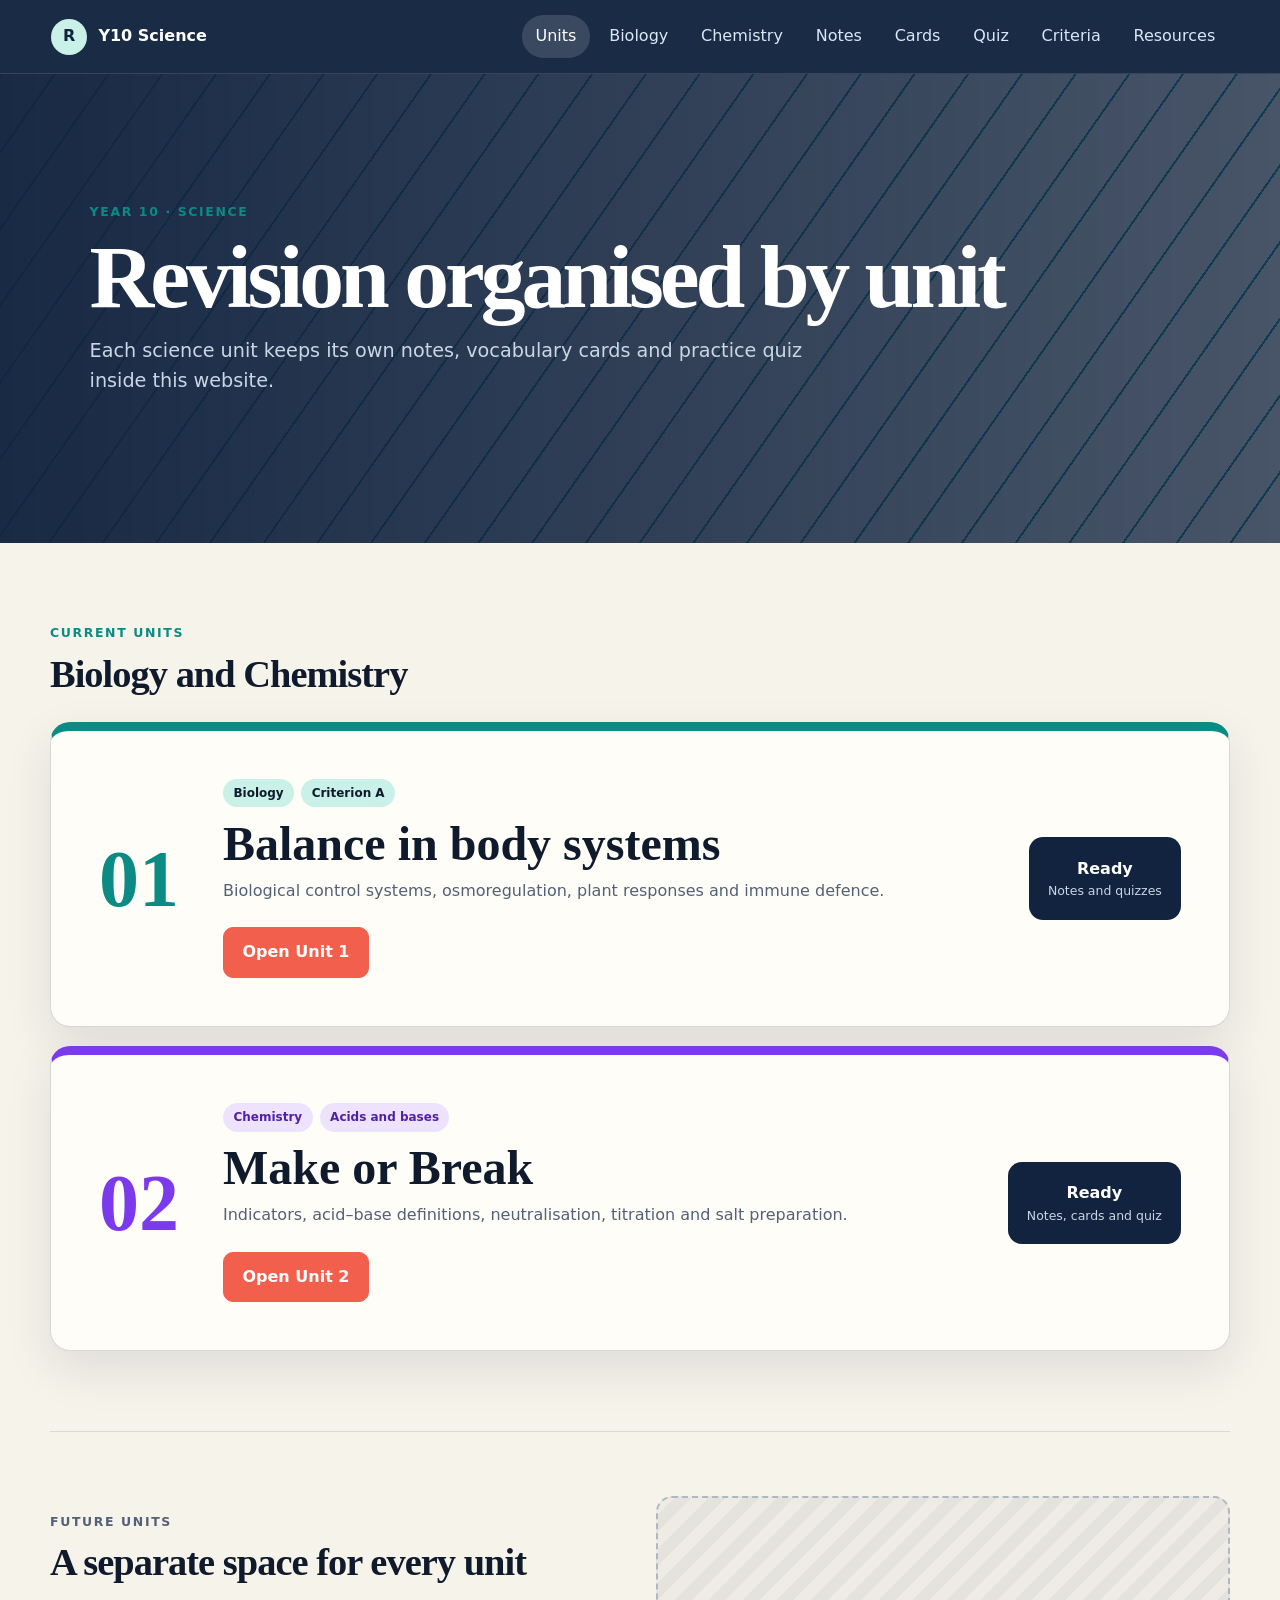
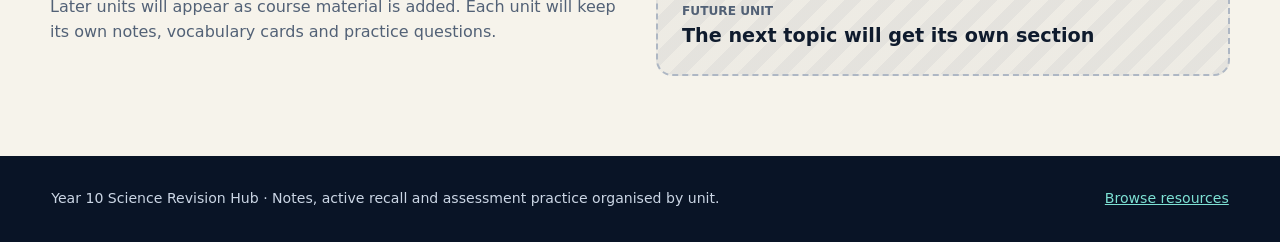
<file: science/index.html>
<!doctype html>
<html lang="en">
<head>
  <meta charset="utf-8">
  <meta name="viewport" content="width=device-width, initial-scale=1">
  <meta name="description" content="Year 10 science revision notes and interactive quizzes organised by unit.">
  <title>Year 10 Science Revision Hub</title>
  <link rel="stylesheet" href="styles.css?v=11">
</head>
<body>
  <a class="skip-link" href="#main">Skip to content</a>

  <header class="site-header">
    <a class="brand" href="#top" aria-label="Revision Lab home">
      <span class="brand-mark" aria-hidden="true">R</span>
      <span>Y10 Science</span>
    </a>
    <nav aria-label="Main navigation">
      <button class="nav-button active" data-view="hub">Units</button>
      <button class="nav-button" data-view="overview">Biology</button>
      <button class="nav-button" data-view="chemistry">Chemistry</button>
      <button class="nav-button" data-view="notes">Notes</button>
      <button class="nav-button" data-view="flashcards">Cards</button>
      <button class="nav-button" data-view="quiz">Quiz</button>
      <button class="nav-button" data-view="criteria">Criteria</button>
      <button class="nav-button" data-view="resources">Resources</button>
    </nav>
  </header>

  <main id="main">
    <section class="view active" id="hub" aria-labelledby="hub-title">
      <div class="hub-hero" id="top">
        <p class="eyebrow">Year 10 · Science</p>
        <h1 id="hub-title">Revision organised by unit</h1>
        <p>Each science unit keeps its own notes, vocabulary cards and practice quiz inside this website.</p>
      </div>
      <div class="content-wrap unit-library">
        <div class="section-heading">
          <p class="eyebrow">Current units</p>
          <h2>Biology and Chemistry</h2>
        </div>
        <article class="unit-card biology-unit">
          <div class="unit-number">01</div>
          <div class="unit-copy">
            <div class="unit-tags"><span>Biology</span><span>Criterion A</span></div>
            <h3>Balance in body systems</h3>
            <p>Biological control systems, osmoregulation, plant responses and immune defence.</p>
            <button class="primary-action" data-go="overview">Open Unit 1</button>
          </div>
          <div class="unit-status"><strong>Ready</strong><span>Notes and quizzes</span></div>
        </article>

        <article class="unit-card chemistry-unit">
          <div class="unit-number">02</div>
          <div class="unit-copy">
            <div class="unit-tags"><span>Chemistry</span><span>Acids and bases</span></div>
            <h3>Make or Break</h3>
            <p>Indicators, acid–base definitions, neutralisation, titration and salt preparation.</p>
            <button class="primary-action" data-go="chemistry">Open Unit 2</button>
          </div>
          <div class="unit-status"><strong>Ready</strong><span>Notes, cards and quiz</span></div>
        </article>

        <section class="future-units" aria-labelledby="future-title">
          <div>
            <p class="eyebrow">Future units</p>
            <h2 id="future-title">A separate space for every unit</h2>
            <p>Later units will appear as course material is added. Each unit will keep its own notes, vocabulary cards and practice questions.</p>
          </div>
          <div class="future-slot" aria-label="Future unit space">
            <span>Future unit</span>
            <strong>The next topic will get its own section</strong>
          </div>
        </section>
      </div>
    </section>

    <section class="view" id="overview" aria-labelledby="overview-title">
      <div class="hero">
        <div>
          <p class="eyebrow">Unit 1 Biology · Criterion A · 3 November</p>
          <h1 id="overview-title">Balance in body systems</h1>
          <p class="hero-copy">A focused Year 10 Biology review of the nervous and endocrine systems, with homeostasis as the linking idea.</p>
          <div class="hero-actions">
            <button class="primary-action" data-go="notes">Start the notes</button>
            <button class="secondary-action" data-go="quiz">Take a quick quiz</button>
          </div>
        </div>
        <div class="hero-visual" aria-label="Homeostasis loop diagram">
          <div class="orbit orbit-a"><span>detect</span></div>
          <div class="orbit orbit-b"><span>respond</span></div>
          <div class="core">balance</div>
        </div>
      </div>

      <div class="content-wrap">
        <section class="exam-strip" aria-labelledby="exam-load-title">
          <div>
            <p class="eyebrow">What an 80-minute cap suggests</p>
            <h2 id="exam-load-title">Expect breadth with one or two longer explanations</h2>
            <p>This is an inference from the time limit. Revise definitions for fast marks, then practise applying feedback loops to a new situation.</p>
          </div>
          <div class="time-badge"><strong>55</strong><span>minute mock</span></div>
        </section>

        <section aria-labelledby="pacing-title">
          <div class="section-heading">
            <p class="eyebrow">Suggested test pacing</p>
            <h2 id="pacing-title">Use the clock to protect the extended answers</h2>
          </div>
          <div class="timeline">
            <article><span>8 min</span><h3>Read and label</h3><p>Circle command terms. Mark units and data sources.</p></article>
            <article><span>22 min</span><h3>Short responses</h3><p>Answer vocabulary and pathway questions directly.</p></article>
            <article><span>20 min</span><h3>Applied science</h3><p>Explain a feedback response using named organs.</p></article>
            <article><span>20 min</span><h3>Graph and CER</h3><p>Quote exact evidence before explaining the biology.</p></article>
            <article><span>10 min</span><h3>Check</h3><p>Add units, labels and missing reasoning.</p></article>
          </div>
        </section>

        <section class="priority-grid" aria-labelledby="priority-title">
          <div class="section-heading wide">
            <p class="eyebrow">Revision order</p>
            <h2 id="priority-title">Learn the connections before isolated facts</h2>
          </div>
          <article class="priority-card coral"><span>01</span><h3>Homeostasis</h3><p>Stable internal conditions maintained within a safe range.</p></article>
          <article class="priority-card teal"><span>02</span><h3>Control pathways</h3><p>Trace how a stimulus produces a response.</p></article>
          <article class="priority-card blue"><span>03</span><h3>Named examples</h3><p>Use temperature and blood glucose as negative feedback examples.</p></article>
          <article class="priority-card yellow"><span>04</span><h3>Evidence</h3><p>Use figures, units and biological reasoning in CER answers.</p></article>
        </section>
      </div>
    </section>

    <section class="view" id="notes" aria-labelledby="notes-title">
      <div class="page-hero compact">
        <p class="eyebrow">Unit 1 Biology · Revision notes</p>
        <h1 id="notes-title">What to know and explain</h1>
        <p>Open each topic, cover the answer, and explain it aloud from memory.</p>
      </div>
      <div class="content-wrap notes-layout">
        <aside class="topic-index" aria-label="Topic index">
          <a href="#homeostasis-note">Homeostasis</a>
          <a href="#thermal-note">Thermoregulation</a>
          <a href="#endocrine-note">Endocrine system</a>
          <a href="#glucose-note">Blood glucose</a>
          <a href="#nervous-note">Nervous system</a>
          <a href="#osmo-note">Osmoregulation</a>
          <a href="#plant-note">Plant responses</a>
          <a href="#immune-note">Immune defence</a>
          <a href="#cer-note">Graphs and CER</a>
          <a href="#practice-note">Assessment practice</a>
        </aside>

        <div class="note-stack">
          <details class="note-card" id="homeostasis-note" open>
            <summary><span>01</span><div><h2>Homeostasis and feedback loops</h2><p>The central idea for this unit</p></div></summary>
            <div class="note-body">
              <p><strong>Homeostasis</strong> is the maintenance of a stable internal environment within safe limits. Conditions still change slightly around a normal range, so homeostasis is dynamic rather than perfectly fixed.</p>
              <div class="flow" aria-label="Parts of a feedback loop">
                <span>Stimulus</span><i></i><span>Sensor</span><i></i><span>Control centre</span><i></i><span>Effector</span><i></i><span>Response</span>
              </div>
              <div class="compare-two">
                <section><h3>Negative feedback</h3><p>The response counteracts the original change. It moves the condition back towards its normal range.</p><p class="example">Examples: body temperature and blood glucose.</p></section>
                <section><h3>Positive feedback</h3><p>The response increases the original change. The cycle continues until a clear endpoint stops it.</p><p class="example">Examples: blood clotting and childbirth.</p></section>
              </div>
              <div class="exam-box"><strong>Common correction</strong><p>In negative feedback, the initial stimulus is reduced or stopped. It is not amplified.</p></div>
            </div>
          </details>

          <details class="note-card" id="thermal-note">
            <summary><span>02</span><div><h2>Endotherms, ectotherms and thermoregulation</h2><p>How organisms control temperature</p></div></summary>
            <div class="note-body">
              <div class="compare-two">
                <section><h3>Endotherm</h3><p>An animal that produces most of its body heat through metabolism. Mammals and birds can keep a fairly constant internal temperature, but this requires more food energy.</p></section>
                <section><h3>Ectotherm</h3><p>An animal whose body temperature depends more on external heat. Reptiles and amphibians often move between warmer and cooler places to control temperature.</p></section>
              </div>
              <h3>When an endotherm becomes too hot</h3>
              <ol class="process-list">
                <li><strong>Stimulus:</strong> body temperature rises above the normal range.</li>
                <li><strong>Sensor:</strong> thermoreceptors in the skin and hypothalamus detect the rise.</li>
                <li><strong>Control centre:</strong> the hypothalamus coordinates a response.</li>
                <li><strong>Effectors:</strong> sweat glands release sweat and skin arterioles widen.</li>
                <li><strong>Response:</strong> evaporation and increased heat loss lower body temperature.</li>
              </ol>
              <h3>When an endotherm becomes too cold</h3>
              <p>The hypothalamus activates skeletal muscles and skin arterioles. Shivering produces heat, while vasoconstriction reduces heat loss from the skin.</p>
              <div class="exam-box"><strong>Use the right term</strong><p>Vasodilation means wider skin arterioles. Vasoconstriction means narrower skin arterioles.</p></div>
            </div>
          </details>

          <details class="note-card" id="endocrine-note">
            <summary><span>03</span><div><h2>The endocrine system</h2><p>Hormones and target cells</p></div></summary>
            <div class="note-body">
              <p>The endocrine system is made of glands that secrete <strong>hormones</strong> into the bloodstream. Hormones travel through the body, but only target cells with the matching receptor respond.</p>
              <div class="fact-row">
                <div><strong>Signal</strong><span>Hormone</span></div>
                <div><strong>Route</strong><span>Bloodstream</span></div>
                <div><strong>Speed</strong><span>Usually slower than nerves</span></div>
                <div><strong>Effect</strong><span>Often lasts longer</span></div>
              </div>
              <h3>Glands to recognise</h3>
              <dl class="definition-list">
                <div><dt>Pituitary gland</dt><dd>Releases hormones that control other endocrine glands. The hypothalamus helps regulate pituitary activity.</dd></div>
                <div><dt>Thyroid gland</dt><dd>Produces hormones that affect metabolic rate.</dd></div>
                <div><dt>Adrenal glands</dt><dd>Release hormones involved in the stress response.</dd></div>
                <div><dt>Pancreas</dt><dd>Uses insulin and glucagon to regulate blood glucose.</dd></div>
              </dl>
              <div class="compare-two">
                <section><h3>Nervous control</h3><p>Electrical impulses move along neurons. Responses are usually rapid and short.</p></section>
                <section><h3>Endocrine control</h3><p>Hormones move in blood. Responses are usually slower and can last longer.</p></section>
              </div>
            </div>
          </details>

          <details class="note-card" id="glucose-note">
            <summary><span>04</span><div><h2>Blood glucose regulation</h2><p>Insulin, glucagon and the pancreas</p></div></summary>
            <div class="note-body">
              <p>Blood glucose regulation is a negative feedback process. The pancreas acts as a sensor and control centre.</p>
              <div class="pathway-panel high">
                <h3>After a carbohydrate-rich meal</h3>
                <p><strong>High blood glucose</strong> is detected by beta cells in the pancreas. They secrete <strong>insulin</strong>. Body cells take up more glucose, and the liver converts glucose to glycogen. Blood glucose falls towards its normal range.</p>
              </div>
              <div class="pathway-panel low">
                <h3>Between meals or during exercise</h3>
                <p><strong>Low blood glucose</strong> is detected by alpha cells in the pancreas. They secrete <strong>glucagon</strong>. The liver breaks down glycogen and releases glucose. Blood glucose rises towards its normal range.</p>
              </div>
              <div class="word-pairs">
                <div><strong>Glucose</strong><span>A simple sugar used in respiration</span></div>
                <div><strong>Glycogen</strong><span>The storage form of glucose</span></div>
                <div><strong>Hyperglycaemia</strong><span>Blood glucose is too high</span></div>
                <div><strong>Hypoglycaemia</strong><span>Blood glucose is too low</span></div>
              </div>
              <div class="compare-two">
                <section><h3>Type 1 diabetes</h3><p>The pancreas makes little or no insulin because insulin-producing cells have been destroyed.</p></section>
                <section><h3>Type 2 diabetes</h3><p>Target cells respond less effectively to insulin, and insulin production may also decrease.</p></section>
              </div>
            </div>
          </details>

          <details class="note-card" id="nervous-note">
            <summary><span>05</span><div><h2>Nervous system and reflexes</h2><p>Fast communication through neurons</p></div></summary>
            <div class="note-body">
              <p>The nervous system detects internal or external changes. The central nervous system processes the information before coordinating a response.</p>
              <div class="compare-two">
                <section><h3>Central nervous system</h3><p>The brain and spinal cord. It receives information and coordinates responses.</p></section>
                <section><h3>Peripheral nervous system</h3><p>The nerves outside the brain and spinal cord. It carries signals to and from the CNS.</p></section>
              </div>
              <h3>Neuron roles</h3>
              <dl class="definition-list">
                <div><dt>Sensory neuron</dt><dd>Carries an impulse from a receptor towards the CNS. It is also called an afferent neuron.</dd></div>
                <div><dt>Relay neuron</dt><dd>Connects neurons inside the CNS. It is also called an interneuron.</dd></div>
                <div><dt>Motor neuron</dt><dd>Carries an impulse away from the CNS to an effector. It is also called an efferent neuron.</dd></div>
                <div><dt>Effector</dt><dd>A muscle or gland that produces the response.</dd></div>
              </dl>
              <h3>Withdrawal reflex</h3>
              <div class="flow wrap" aria-label="Reflex arc pathway">
                <span>Pain receptor</span><i></i><span>Sensory neuron</span><i></i><span>Relay neuron</span><i></i><span>Motor neuron</span><i></i><span>Muscle</span><i></i><span>Hand withdraws</span>
              </div>
              <p>The spinal cord coordinates the immediate withdrawal. Information also reaches the brain, allowing the person to become aware of pain.</p>
              <h3>Across a synapse</h3>
              <ol class="process-list">
                <li>An electrical impulse reaches the presynaptic axon terminal.</li>
                <li>Vesicles release a neurotransmitter into the synaptic gap.</li>
                <li>The neurotransmitter diffuses and binds to receptors on the postsynaptic membrane.</li>
                <li>A new electrical impulse may begin in the next neuron.</li>
              </ol>
              <div class="exam-box"><strong>Direction memory aid</strong><p>Afferent approaches the CNS. Efferent exits the CNS.</p></div>
            </div>
          </details>

          <details class="note-card" id="osmo-note">
            <summary><span>06</span><div><h2>Salinity and osmoregulation</h2><p>Water movement across cell membranes</p></div></summary>
            <div class="note-body">
              <p><strong>Osmoregulation</strong> controls water and solute concentrations inside an organism. Most seawater has a salinity close to 35 parts per thousand, although salinity changes near river mouths and where evaporation is high.</p>
              <div class="compare-two">
                <section><h3>Diffusion</h3><p>The net movement of particles from a region of higher concentration to a region of lower concentration.</p></section>
                <section><h3>Osmosis</h3><p>The net movement of water across a partially permeable membrane from higher water concentration to lower water concentration.</p></section>
              </div>
              <dl class="definition-list">
                <div><dt>Isotonic solution</dt><dd>The solution has the same effective solute concentration as the cell, so there is no net water movement.</dd></div>
                <div><dt>Hypotonic solution</dt><dd>The solution has a lower solute concentration than the cell. Water moves into the cell.</dd></div>
                <div><dt>Hypertonic solution</dt><dd>The solution has a higher solute concentration than the cell. Water moves out of the cell.</dd></div>
                <div><dt>Osmotic pressure</dt><dd>The pressure needed to prevent the net movement of water by osmosis.</dd></div>
              </dl>
              <div class="compare-two">
                <section><h3>Marine bony fish</h3><p>They tend to lose water and gain salts. They drink seawater and remove excess salts through the gills and kidneys.</p></section>
                <section><h3>Freshwater fish</h3><p>They tend to gain water and lose salts. They release large amounts of dilute urine and actively take up ions through the gills.</p></section>
              </div>
            </div>
          </details>

          <details class="note-card" id="plant-note">
            <summary><span>07</span><div><h2>Plant responses</h2><p>Tropisms, seasonal change and defence</p></div></summary>
            <div class="note-body">
              <p>A <strong>tropism</strong> is directional growth in response to a stimulus. Positive tropism is growth towards the stimulus, while negative tropism is growth away from it.</p>
              <dl class="definition-list">
                <div><dt>Phototropism</dt><dd>Growth in response to light. Auxin can cause greater cell elongation on the shaded side of a shoot, bending it towards light.</dd></div>
                <div><dt>Gravitropism</dt><dd>Growth in response to gravity. Roots normally show positive gravitropism, while shoots show negative gravitropism.</dd></div>
                <div><dt>Hydrotropism</dt><dd>Growth in response to water availability. Roots often grow towards moister soil.</dd></div>
                <div><dt>Thigmotropism</dt><dd>Growth in response to touch, such as a climbing plant wrapping around a support.</dd></div>
                <div><dt>Chemotropism</dt><dd>Growth in response to a chemical concentration.</dd></div>
              </dl>
              <h3>Seasonal responses</h3>
              <p><strong>Photoperiod</strong> is the duration of daylight. Plants use light information and hormones to coordinate flowering, leaf fall and other seasonal events. The timing of recurring biological events is called <strong>phenology</strong>.</p>
              <div class="compare-two">
                <section><h3>Physical defence</h3><p>Thorns, bark, waxy surfaces and hairs can reduce feeding or limit tissue damage.</p></section>
                <section><h3>Chemical defence</h3><p>Plants can make substances that taste unpleasant, irritate skin or interfere with an herbivore's development.</p></section>
              </div>
            </div>
          </details>

          <details class="note-card" id="immune-note">
            <summary><span>08</span><div><h2>Immune defence and treatment</h2><p>Barriers, immune cells and medicines</p></div></summary>
            <div class="note-body">
              <h3>Lines of defence</h3>
              <ol class="process-list defence-list">
                <li><strong>First line:</strong> skin, mucus and other barriers reduce pathogen entry.</li>
                <li><strong>Second line:</strong> inflammation and phagocytes provide a rapid non-specific response.</li>
                <li><strong>Third line:</strong> lymphocytes recognise specific antigens. B cells produce antibodies, while memory cells support a faster later response.</li>
              </ol>
              <p><strong>Antigens</strong> are molecules recognised as foreign by the immune system. An antibody has a binding site with a shape that matches a particular antigen.</p>
              <div class="medicine-grid">
                <section><h3>Antibiotics</h3><p>Treat bacterial infections. They do not kill viruses. Misuse can increase selection for resistant bacteria.</p></section>
                <section><h3>Antivirals</h3><p>Reduce viral replication or interfere with a viral process. They usually target particular viruses.</p></section>
                <section><h3>Vaccines</h3><p>Expose the immune system to antigens safely, leading to memory cells and a faster response after later exposure.</p></section>
                <section><h3>Herd protection</h3><p>High vaccination levels can reduce transmission, helping protect people who cannot receive a particular vaccine.</p></section>
              </div>
              <div class="exam-box"><strong>Do not confuse these terms</strong><p>Antigens are recognised as foreign. Antibodies are proteins made by B cells that bind to specific antigens.</p></div>
            </div>
          </details>

          <details class="note-card" id="cer-note">
            <summary><span>09</span><div><h2>Graphs and CER</h2><p>How to earn marks from evidence</p></div></summary>
            <div class="note-body">
              <div class="cer-grid">
                <section><strong>C</strong><h3>Claim</h3><p>Give a direct answer to the question.</p></section>
                <section><strong>E</strong><h3>Evidence</h3><p>Quote a figure or pattern with units.</p></section>
                <section><strong>R</strong><h3>Reasoning</h3><p>Explain how the science connects the evidence to the claim.</p></section>
              </div>
              <h3>Graph routine</h3>
              <ol class="process-list">
                <li>Read both axes and the key before interpreting the graph.</li>
                <li>State the pattern and name both variables.</li>
                <li>Quote data from the start and end of the pattern.</li>
                <li>Include the unit shown on the axis.</li>
                <li>Explain the result using feedback-loop science.</li>
              </ol>
              <blockquote>
                <p><strong>Claim:</strong> Blood glucose regulation became less effective at higher injected glucose concentrations.</p>
                <p><strong>Evidence:</strong> Blood glucose remained near 10 mmol dm<sup>-3</sup> up to about 85 mmol dm<sup>-3</sup> injected, then increased above this level.</p>
                <p><strong>Reasoning:</strong> The rising blood glucose suggests that the normal negative feedback response could no longer return the concentration to its earlier level.</p>
              </blockquote>
            </div>
          </details>

          <details class="note-card" id="practice-note">
            <summary><span>10</span><div><h2>Assessment practice: applied homeostasis</h2><p>Evidence and feedback responses</p></div></summary>
            <div class="note-body">
              <p><strong>Interpret</strong> means read a value or pattern from the information provided.</p>
              <p><strong>Analyse</strong> means make a claim and connect it to evidence. <strong>Evaluate</strong> means weigh supporting evidence against limitations before reaching a judgment.</p>

              <h3>Intravenous glucose investigation</h3>
              <p>Four rats received glucose by mouth and four received it directly into the blood. For the oral group, urine glucose stayed at 0 mmol dm<sup>-3</sup>, blood plasma glucose stayed at 10 mmol dm<sup>-3</sup>, and mortality stayed at 0% across the tested concentrations.</p>
              <div class="data-callouts">
                <section><strong>≈40 mmol dm<sup>-3</sup></strong><span>Blood plasma glucose read from the IV graph at 135 mmol dm<sup>-3</sup> injected</span></section>
                <section><strong>85–95 mmol dm<sup>-3</sup></strong><span>Plasma is still at the 10 mmol dm<sup>-3</sup> baseline at 85, then is about 12 at the next measured point, 95</span></section>
                <section><strong>75% mortality</strong><span>At 115 mmol dm<sup>-3</sup> injected; urine glucose is about 30 and plasma glucose about 15</span></section>
                <section><strong>100% mortality</strong><span>At 145 mmol dm<sup>-3</sup> injected; urine glucose is about 75 and plasma glucose about 52</span></section>
              </div>
              <div class="compare-two">
                <section><h3>Claim: regulation is working at lower loads</h3><p>At 60 and 85 mmol dm<sup>-3</sup> injected, plasma glucose remains near the 10 mmol dm<sup>-3</sup> baseline. This supports the claim that negative feedback is maintaining balance.</p></section>
                <section><h3>Claim: regulation is overwhelmed at higher loads</h3><p>Above 85 mmol dm<sup>-3</sup>, plasma and urine glucose rise. Mortality then rises sharply. The response can no longer return the internal condition to its earlier range.</p></section>
              </div>
              <div class="exam-box"><strong>Threshold wording</strong><p>The graph does not show the exact threshold. It shows that balance is maintained at 85 mmol dm<sup>-3</sup> and is visibly disturbed by the next measured concentration, 95 mmol dm<sup>-3</sup>. State the range instead of inventing a more precise value.</p></div>

              <h3>How to evaluate the conclusion</h3>
              <div class="evaluation-grid">
                <section><h4>Supporting evidence</h4><p>For IV rats, increasing glucose is associated with higher plasma and urine glucose. Mortality also rises. The 100% mortality at the highest tested concentration supports the claim that very high IV glucose was poorly tolerated by these rats.</p></section>
                <section><h4>Limitations</h4><ul><li>Only four rats were used for each feeding route.</li><li>Rat results cannot be transferred directly to humans.</li><li>Body size alone does not determine glucose tolerance.</li><li>Oral and IV glucose enter the body by different routes.</li></ul></section>
              </div>
              <p class="model-judgment"><strong>Supported judgment:</strong> The evidence supports a conclusion about the tested rats under these conditions. It does not support the claim that larger humans can tolerate high glucose concentrations.</p>

              <h3>Blood clotting is positive feedback</h3>
              <div class="flow wrap" aria-label="Blood clotting positive feedback pathway">
                <span>Blood vessel damaged</span><i></i><span>Platelets attach</span><i></i><span>Chemicals released</span><i></i><span>More platelets activate</span><i></i><span>Platelet plug forms</span>
              </div>
              <p>The response amplifies the original platelet activation. The cycle ends when the damaged area is sealed, so the clear endpoint prevents unlimited clot growth.</p>

              <h3>Applying homeostasis to an infected cut</h3>
              <ol class="process-list">
                <li>The skin barrier is broken, allowing pathogens to enter. Clotting limits blood loss and helps seal the wound.</li>
                <li>Inflammatory chemicals widen nearby blood vessels and increase permeability. This produces redness and swelling while immune cells enter the tissue.</li>
                <li>Phagocytes engulf pathogens and dead cells. Pus contains dead immune cells and microbes suspended in tissue fluid.</li>
                <li>A fever can slow some pathogens and increase immune activity. Negative feedback later returns body temperature towards its normal range.</li>
              </ol>
            </div>
          </details>

        </div>
      </div>
    </section>

    <section class="view" id="flashcards" aria-labelledby="cards-title">
      <div class="page-hero compact">
        <p class="eyebrow">Unit 1 Biology · Active recall</p>
        <h1 id="cards-title">Core vocabulary cards</h1>
        <p>Say the answer before flipping the card. Use the filters to focus the session.</p>
      </div>
      <div class="content-wrap">
        <div class="card-controls" role="group" aria-label="Flashcard topics">
          <button class="filter-button active" data-filter="all">All</button>
          <button class="filter-button" data-filter="feedback">Feedback</button>
          <button class="filter-button" data-filter="endocrine">Endocrine</button>
          <button class="filter-button" data-filter="nervous">Nervous</button>
          <button class="filter-button" data-filter="osmosis">Osmosis</button>
          <button class="filter-button" data-filter="plants">Plants</button>
          <button class="filter-button" data-filter="immunity">Immunity</button>
        </div>
        <div class="flashcard-stage">
          <button class="flashcard" id="flashcard" aria-live="polite" aria-label="Flip flashcard">
            <span class="card-topic" id="card-topic">Feedback</span>
            <span class="card-label" id="card-label">TERM</span>
            <strong id="card-front">Homeostasis</strong>
            <span id="card-back">The maintenance of a stable internal environment within safe limits.</span>
            <small>Click to flip</small>
          </button>
          <div class="flashcard-nav">
            <button id="prev-card" aria-label="Previous card">Previous</button>
            <span id="card-count">1 / 1</span>
            <button id="next-card" aria-label="Next card">Next</button>
          </div>
        </div>
      </div>
    </section>

    <section class="view" id="quiz" aria-labelledby="quiz-title">
      <div class="page-hero compact quiz-hero">
        <div>
          <p class="eyebrow">Unit 1 Biology · Interactive practice</p>
          <h1 id="quiz-title">Timed science quiz</h1>
          <p>Choose a mode. Your answers stay in this browser.</p>
        </div>
        <div class="timer" id="timer" aria-live="polite">15:00</div>
      </div>
      <div class="content-wrap">
        <div class="mode-picker" id="mode-picker">
          <button class="mode-card" data-mode="quick">
            <span>15 minutes</span>
            <strong>Quick check</strong>
            <p>Eight auto-marked questions for a short revision break.</p>
          </button>
          <button class="mode-card featured" data-mode="mock">
            <span>55 minutes</span>
            <strong>Full mock</strong>
            <p>Sixteen auto-marked questions plus four written responses.</p>
          </button>
        </div>

        <div class="quiz-shell hidden" id="quiz-shell">
          <div class="quiz-progress"><div id="progress-bar"></div></div>
          <div class="question-meta"><span id="question-number">Question 1</span><span id="question-topic">Feedback</span></div>
          <article class="question-card" id="question-card"></article>
          <div class="quiz-actions">
            <button class="secondary-action" id="quit-quiz">Change mode</button>
            <button class="primary-action" id="next-question">Next question</button>
          </div>
        </div>

        <div class="results hidden" id="results" aria-live="polite"></div>
      </div>
    </section>

    <section class="view" id="chemistry" aria-labelledby="chemistry-title">
      <div class="hero chemistry-hero">
        <div>
          <p class="eyebrow">Unit 2 Chemistry · Acids, bases and salts</p>
          <h1 id="chemistry-title">Make or Break</h1>
          <p class="hero-copy">Particle interactions explain pH, neutralisation, titration and the preparation of salts.</p>
          <div class="hero-actions">
            <button class="primary-action" data-go="chem-notes">Start the chemistry notes</button>
            <button class="secondary-action" data-go="chem-quiz">Test yourself</button>
          </div>
        </div>
        <div class="chem-visual" aria-label="Acid and base pH scale">
          <span class="acid-side">acid</span>
          <strong>7</strong>
          <span class="base-side">alkali</span>
          <small>pH scale</small>
        </div>
      </div>

      <div class="content-wrap">
        <section class="inquiry-panel" aria-labelledby="chem-inquiry-title">
          <p class="eyebrow">Statement of inquiry</p>
          <h2 id="chem-inquiry-title">How do particle interactions shape relationships between substances?</h2>
          <p>Use ions and particle ratios to explain observations, equations and practical results.</p>
        </section>

        <section class="chem-priority" aria-labelledby="chem-outcomes-title">
          <div class="section-heading wide">
            <p class="eyebrow">Learning outcomes</p>
            <h2 id="chem-outcomes-title">What this unit expects you to do</h2>
          </div>
          <article><span>pH</span><h3>Classify solutions</h3><p>Use indicators and the pH scale to identify acidic, neutral and alkaline solutions.</p></article>
          <article><span>ions</span><h3>Define acids and bases</h3><p>Apply Arrhenius and Brønsted–Lowry definitions to familiar reactions.</p></article>
          <article><span>equations</span><h3>Predict products</h3><p>Name salts and balance equations involving acids, bases, carbonates and ammonia.</p></article>
          <article><span>practical</span><h3>Prepare salts</h3><p>Select and explain a suitable method for a pure, dry soluble or insoluble salt.</p></article>
        </section>

        <section class="unit-tool-row" aria-label="Chemistry revision tools">
          <button data-go="chem-notes"><strong>Revision notes</strong><span>Includes booklet practice</span></button>
          <button data-go="chem-cards"><strong>Vocabulary cards</strong><span>Active recall practice</span></button>
          <button data-go="chem-quiz"><strong>Interactive quiz</strong><span>Auto-marked questions</span></button>
        </section>
      </div>
    </section>

    <section class="view" id="chem-notes" aria-labelledby="chem-notes-title">
      <div class="page-hero compact chemistry-page-hero">
        <p class="eyebrow">Unit 2 Chemistry · Revision notes</p>
        <h1 id="chem-notes-title">Acids, bases and salts</h1>
        <p>Open a topic, cover the explanation and reconstruct it from memory.</p>
      </div>
      <div class="content-wrap notes-layout">
        <aside class="topic-index chemistry-index" aria-label="Chemistry topic index">
          <a href="#chem-ph-note">pH and indicators</a>
          <a href="#chem-definitions-note">Acids and bases</a>
          <a href="#chem-reactions-note">Reactions and salts</a>
          <a href="#chem-titration-note">Titration</a>
          <a href="#chem-preparation-note">Preparing salts</a>
          <a href="#chem-prior-note">Atomic structure</a>
          <a href="#chem-moles-note">Moles and particles</a>
          <a href="#chem-booklet-note">Booklet practice</a>
          <button class="index-tool" data-go="chem-cards">Open vocabulary cards</button>
          <button class="index-tool" data-go="chem-quiz">Open chemistry quiz</button>
        </aside>

        <div class="note-stack">
          <details class="note-card chemistry-note" id="chem-ph-note" open>
            <summary><span>01</span><div><h2>pH and indicators</h2><p>Classifying aqueous solutions</p></div></summary>
            <div class="note-body">
              <div class="ph-scale" aria-label="pH scale from zero to fourteen">
                <div class="ph-acid"><strong>0–6</strong><span>acidic</span></div>
                <div class="ph-neutral"><strong>7</strong><span>neutral</span></div>
                <div class="ph-base"><strong>8–14</strong><span>alkaline</span></div>
              </div>
              <p>The pH scale measures how acidic or alkaline an aqueous solution is. A lower pH means a more acidic solution. A higher pH means a more alkaline solution.</p>
              <div class="definition-list chemistry-definitions">
                <div><dt>Litmus</dt><dd>Blue litmus turns red in acid. Red litmus turns blue in alkali. Litmus does not show the strength or exact pH.</dd></div>
                <div><dt>Universal indicator</dt><dd>Shows a range of colours across the pH scale, so it gives an approximate pH.</dd></div>
                <div><dt>Phenolphthalein</dt><dd>Colourless in acidic and neutral solutions, and pink in alkaline solutions.</dd></div>
                <div><dt>Methyl orange</dt><dd>Red in acid and yellow in alkali, with orange in its transition range.</dd></div>
              </div>
              <div class="exam-box"><strong>Measurement limit</strong><p>An indicator estimates a range. A calibrated pH meter gives a more precise numerical value.</p></div>
            </div>
          </details>

          <details class="note-card chemistry-note" id="chem-definitions-note">
            <summary><span>02</span><div><h2>Acids, bases and alkalis</h2><p>Two definitions and their ions</p></div></summary>
            <div class="note-body">
              <div class="compare-two">
                <section><h3>Arrhenius definition</h3><p>Describes what a substance produces in water: an acid produces H<sup>+</sup> ions, while a base produces OH<sup>−</sup> ions.</p></section>
                <section><h3>Brønsted–Lowry definition</h3><p>Describes proton transfer: an acid donates H<sup>+</sup>, while a base accepts H<sup>+</sup>.</p></section>
              </div>
              <p>An <strong>alkali</strong> is a base that dissolves in water. Metal oxides, metal hydroxides and metal carbonates can act as bases. Ammonia is a base because it accepts a proton even though its formula contains no OH<sup>−</sup>.</p>
              <h3>Strong and weak are about ionisation</h3>
              <p>A strong acid ionises almost completely in water. A weak acid ionises only partly. Strength is different from concentration: concentration describes the amount of solute per volume of solution.</p>
              <blockquote>
                <p>NH<sub>3</sub> + H<sub>2</sub>O → NH<sub>4</sub><sup>+</sup> + OH<sup>−</sup></p>
                <p>Water donates H<sup>+</sup>, so it acts as the acid. Ammonia accepts H<sup>+</sup>, so it acts as the base. The reaction is reversible in water; ⇌ shows both directions.</p>
              </blockquote>
            </div>
          </details>

          <details class="note-card chemistry-note" id="chem-reactions-note">
            <summary><span>03</span><div><h2>Neutralisation and salt equations</h2><p>Products, names and coefficients</p></div></summary>
            <div class="note-body">
              <div class="reaction-patterns">
                <section><strong>acid + base</strong><span>salt + water</span></section>
                <section><strong>acid + carbonate</strong><span>salt + water + carbon dioxide</span></section>
                <section><strong>acid + ammonia</strong><span>ammonium salt</span></section>
                <section><strong>acid + reactive metal</strong><span>salt + hydrogen in the usual dilute-acid model</span></section>
              </div>
              <h3>Salt names come from the acid</h3>
              <div class="salt-table" role="table" aria-label="Acid and salt names">
                <div role="row"><strong role="cell">Hydrochloric acid</strong><span role="cell">chloride</span></div>
                <div role="row"><strong role="cell">Sulfuric acid</strong><span role="cell">sulfate</span></div>
                <div role="row"><strong role="cell">Nitric acid</strong><span role="cell">nitrate</span></div>
                <div role="row"><strong role="cell">Phosphoric acid</strong><span role="cell">phosphate</span></div>
              </div>
              <h3>Balanced examples</h3>
              <div class="equation-list">
                <p>HCl + NaOH → NaCl + H<sub>2</sub>O</p>
                <p>2HCl + Ca(OH)<sub>2</sub> → CaCl<sub>2</sub> + 2H<sub>2</sub>O</p>
                <p>2HCl + CaCO<sub>3</sub> → CaCl<sub>2</sub> + H<sub>2</sub>O + CO<sub>2</sub></p>
                <p>2NH<sub>3</sub> + H<sub>2</sub>SO<sub>4</sub> → (NH<sub>4</sub>)<sub>2</sub>SO<sub>4</sub></p>
              </div>
              <div class="exam-box"><strong>Balancing rule</strong><p>Change coefficients in front of formulas. Never change a subscript inside a correct chemical formula.</p></div>
            </div>
          </details>

          <details class="note-card chemistry-note" id="chem-titration-note">
            <summary><span>04</span><div><h2>Titration</h2><p>Endpoint, equivalence and calculations</p></div></summary>
            <div class="note-body">
              <p>A titration measures the volume of one solution needed to react exactly with a measured volume of another solution.</p>
              <ol class="process-list">
                <li>Use a volumetric pipette to transfer a known volume, such as 25.0 cm<sup>3</sup>, into a conical flask.</li>
                <li>Add a few drops of a suitable indicator. Fill the burette with the other solution and record the initial reading.</li>
                <li>Add solution from the burette while swirling. Near the endpoint, add it drop by drop until the colour change persists.</li>
                <li>Record the final reading and calculate the titre. Repeat until concordant titres are obtained.</li>
              </ol>
              <div class="compare-two">
                <section><h3>Equivalence point</h3><p>The reactants are present in the exact mole ratio shown by the balanced equation.</p></section>
                <section><h3>Endpoint</h3><p>The observed indicator colour change used to stop the titration.</p></section>
              </div>
              <h3>Mole-ratio method</h3>
              <div class="formula-box">
                <p><strong>Step 1:</strong> calculate moles using <em>n = cV</em>, with volume in dm<sup>3</sup>.</p>
                <p><strong>Step 2:</strong> use the coefficients in the balanced equation.</p>
                <p><strong>Step 3:</strong> calculate the unknown concentration or volume.</p>
                <p><strong>Step 4:</strong> convert the final volume to the unit requested and check that the value is reasonable.</p>
              </div>
              <div class="worked-example">
                <h3>Worked example</h3>
                <p>25.0 cm<sup>3</sup> of 0.100 mol dm<sup>−3</sup> HCl reacts with 0.200 mol dm<sup>−3</sup> NaOH. The equation has a 1:1 ratio.</p>
                <p>n(HCl) = 0.100 × 0.0250 = 0.00250 mol</p>
                <p>V(NaOH) = 0.00250 ÷ 0.200 = 0.0125 dm<sup>3</sup> = <strong>12.5 cm<sup>3</sup></strong></p>
              </div>
              <div class="exam-box"><strong>Ratio check</strong><p>Read the coefficient order carefully. For 2HCl + Ca(OH)<sub>2</sub>, two moles of HCl react with one mole of calcium hydroxide.</p></div>
            </div>
          </details>

          <details class="note-card chemistry-note" id="chem-preparation-note">
            <summary><span>05</span><div><h2>Preparing pure, dry salts</h2><p>Choose the method from solubility</p></div></summary>
            <div class="note-body">
              <div class="method-grid">
                <section><span>Soluble acid + soluble alkali</span><h3>Titration</h3><p>Find the exact reacting volumes with an indicator. Repeat using the same volumes without indicator, then concentrate, cool, crystallise, filter and dry.</p></section>
                <section><span>Soluble acid + insoluble solid</span><h3>Excess solid method</h3><p>Warm the acid, add excess base or carbonate until no more reacts, filter off the excess, then crystallise the filtrate.</p></section>
                <section><span>Two soluble salt solutions</span><h3>Precipitation</h3><p>Mix the solutions to form an insoluble salt. Filter the precipitate, wash it with distilled water and dry it.</p></section>
                <section><span>Pure crystals</span><h3>Crystallisation</h3><p>Concentrate the solution without heating it completely dry. Cool it, then filter and dry the crystals.</p></section>
              </div>
              <div class="decision-path">
                <p><strong>Need a sodium, potassium or ammonium salt?</strong> Use titration because their bases and salts are soluble.</p>
                <p><strong>Need another soluble salt?</strong> Use an acid with an excess insoluble solid, then filter.</p>
                <p><strong>Need an insoluble salt?</strong> Use precipitation from two soluble reactants.</p>
              </div>
            </div>
          </details>
          <details class="note-card chemistry-note" id="chem-prior-note">
            <summary><span>06</span><div><h2>Atomic structure and equations</h2><p>Prior knowledge from the answer booklet</p></div></summary>
            <div class="note-body">
              <p>The atomic number is the number of protons. The mass number is protons plus neutrons. A neutral atom has the same number of electrons as protons, so <strong>neutrons = mass number − atomic number</strong>.</p>
              <div class="compare-two">
                <section><h3>Calcium-40</h3><p>Atomic number 20: 20 protons, 20 neutrons and 20 electrons in a neutral atom.</p></section>
                <section><h3>Periodic table</h3><p>Elements in a group share the same number of outer-shell electrons. The period number gives the number of occupied electron shells.</p></section>
              </div>
              <h3>Balance by counting atoms</h3>
              <p>N<sub>2</sub> + 3H<sub>2</sub> → 2NH<sub>3</sub> has two nitrogen atoms and six hydrogen atoms on each side. Change only the numbers in front of formulas. Count every element again after each change.</p>
              <p>Reaction patterns in the booklet include combination, decomposition and double displacement. For example, two compounds can exchange ions: 2KCl + Mg(NO<sub>3</sub>)<sub>2</sub> → 2KNO<sub>3</sub> + MgCl<sub>2</sub>.</p>
            </div>
          </details>
          <details class="note-card chemistry-note" id="chem-booklet-note">
            <summary><span>07</span><div><h2>Answer booklet practice</h2><p>Apply ratios, graphs and preparation methods</p></div></summary>
            <div class="note-body">
              <h3>Titration ratios</h3>
              <p>Read coefficients from the balanced equation before using concentration × volume. For 10.0 cm<sup>3</sup> of 0.100 mol dm<sup>−3</sup> H<sub>2</sub>SO<sub>4</sub>, the acid contains 0.00100 mol. H<sub>2</sub>SO<sub>4</sub> + 2NaOH → Na<sub>2</sub>SO<sub>4</sub> + 2H<sub>2</sub>O, so 0.00200 mol of NaOH is needed. At 0.100 mol dm<sup>−3</sup>, that is <strong>20.0 cm<sup>3</sup></strong>.</p>
              <p>For 10.0 cm<sup>3</sup> of 0.100 mol dm<sup>−3</sup> HCl, 0.100 mol dm<sup>−3</sup> Ca(OH)<sub>2</sub> needs <strong>5.0 cm<sup>3</sup></strong> because 2HCl reacts with 1Ca(OH)<sub>2</sub>.</p>
              <h3>Read titration curves</h3>
              <p>Find the steep change and read its volume from the x-axis. Compare reacting moles, then use the equation to infer the ratio. A graph without visible values cannot give a reliable numerical answer.</p>
              <h3>Choose a salt method</h3>
              <p>Copper(II) sulfate from copper(II) oxide uses excess insoluble solid, filtration and crystallisation. Potassium chloride from potassium hydroxide uses titration. Silver bromide from silver nitrate and sodium bromide uses precipitation, followed by filtering and washing.</p>
              <div class="exam-box"><strong>Check the evidence</strong><p>Equal volumes of two solutions do not guarantee pH 7: concentration and reaction ratio matter. The booklet leaves some graph readings as placeholders, so read the actual graph rather than memorising an estimated number.</p></div>
            </div>
          </details>
          <details class="note-card chemistry-note" id="chem-moles-note">
            <summary><span>08</span><div><h2>Moles, mass and particles</h2><p>Two formulas and when to use them</p></div></summary>
            <div class="note-body">
              <div class="formula-box">
                <p><strong>Number of particles = moles × Avogadro’s constant</strong></p>
                <p>Avogadro’s constant is 6.02 × 10<sup>23</sup> particles per mole. The particles may be atoms, molecules or formula units, depending on the substance.</p>
                <p><strong>Mass = moles × molar mass</strong></p>
                <p>Use mass in g, moles in mol and molar mass in g mol<sup>−1</sup>. Rearrange to find moles: moles = mass ÷ molar mass.</p>
              </div>
              <div class="worked-example">
                <h3>Worked example</h3>
                <p>For 0.20 mol of H<sub>2</sub>O, the molar mass is 18 g mol<sup>−1</sup>.</p>
                <p>Mass = 0.20 × 18 = <strong>3.6 g</strong>.</p>
                <p>Number of molecules = 0.20 × (6.02 × 10<sup>23</sup>) = <strong>1.204 × 10<sup>23</sup> molecules</strong>.</p>
              </div>
            </div>
          </details>
        </div>
      </div>
    </section>

    <section class="view" id="chem-cards" aria-labelledby="chem-cards-title">
      <div class="page-hero compact chemistry-page-hero">
        <p class="eyebrow">Unit 2 Chemistry · Active recall</p>
        <h1 id="chem-cards-title">Chemistry vocabulary cards</h1>
        <p>Say the definition or rule before flipping the card.</p>
      </div>
      <div class="content-wrap">
        <div class="flashcard-stage">
          <button class="flashcard chemistry-flashcard" id="chem-flashcard" aria-live="polite" aria-label="Flip chemistry flashcard">
            <span class="card-topic" id="chem-card-topic">Chemistry</span>
            <span class="card-label" id="chem-card-label">TERM</span>
            <strong id="chem-card-front">Acid</strong>
            <span id="chem-card-back">A proton donor; in the Arrhenius model it produces H⁺ ions in water.</span>
            <small>Click to flip</small>
          </button>
          <div class="flashcard-nav">
            <button id="chem-prev-card" aria-label="Previous chemistry card">Previous</button>
            <span id="chem-card-count">1 / 1</span>
            <button id="chem-next-card" aria-label="Next chemistry card">Next</button>
          </div>
        </div>
      </div>
    </section>

    <section class="view" id="chem-quiz" aria-labelledby="chem-quiz-title">
      <div class="page-hero compact chemistry-page-hero">
        <p class="eyebrow">Unit 2 Chemistry · Interactive practice</p>
        <h1 id="chem-quiz-title">Acids and bases quiz</h1>
        <p>Ten auto-marked questions covering definitions, equations and practical work.</p>
      </div>
      <div class="content-wrap">
        <div class="chem-quiz-start" id="chem-quiz-start">
          <h2>Ready to begin?</h2>
          <p>The questions are shuffled each time. Explain each answer aloud before moving on.</p>
          <button class="primary-action" id="start-chem-quiz">Start chemistry quiz</button>
        </div>
        <div class="quiz-shell hidden" id="chem-quiz-shell">
          <div class="quiz-progress"><div id="chem-progress-bar"></div></div>
          <div class="question-meta"><span id="chem-question-number">Question 1</span><span id="chem-question-topic">pH</span></div>
          <article class="question-card" id="chem-question-card"></article>
          <div class="chem-feedback hidden" id="chem-feedback" aria-live="polite"></div>
          <div class="quiz-actions">
            <button class="secondary-action" id="quit-chem-quiz">End quiz</button>
            <button class="primary-action" id="next-chem-question">Check answer</button>
          </div>
        </div>
        <div class="results hidden" id="chem-results" aria-live="polite"></div>
      </div>
    </section>

    <section class="view" id="criteria" aria-labelledby="criteria-title">
      <div class="page-hero compact criteria-hero">
        <p class="eyebrow">Year 10 Science · Complete assessment reference</p>
        <h1 id="criteria-title">Criteria A–D</h1>
        <p>All Year 5 science objectives and achievement-level descriptors, from level 0 to level 7–8.</p>
      </div>
      <div class="content-wrap criteria-wrap">
        <nav class="criteria-index" aria-label="Criteria index">
          <a href="#criterion-a"><strong>A</strong><span>Knowing and understanding</span></a>
          <a href="#criterion-b"><strong>B</strong><span>Inquiring and designing</span></a>
          <a href="#criterion-c"><strong>C</strong><span>Processing and evaluating</span></a>
          <a href="#criterion-d"><strong>D</strong><span>Impacts of science</span></a>
        </nav>

        <details class="criterion-full" id="criterion-a" open>
          <summary><span>A</span><div><h2>Knowing and understanding</h2><p>Scientific knowledge, problem solving and judgments</p></div></summary>
          <div class="criterion-content">
            <p class="maximum-score">Maximum: 8</p>
            <section class="criterion-objectives">
              <h3>At the end of Year 5, students should be able to:</h3>
              <ol type="i">
                <li>Explain scientific knowledge.</li>
                <li>Apply scientific knowledge and understanding to solve problems set in familiar and unfamiliar situations.</li>
                <li>Analyse and evaluate information to make scientifically supported judgments.</li>
              </ol>
            </section>
            <section class="level-rubric" aria-label="Criterion A achievement levels">
              <article class="level-row level-zero"><h3>Level 0</h3><p>The student does not reach a standard identified by any of the descriptors below.</p></article>
              <article class="level-row"><h3>Levels 1–2</h3><div><p>The student is able to:</p><ol type="i"><li>State scientific knowledge.</li><li>Apply scientific knowledge and understanding to suggest solutions to problems set in familiar situations.</li><li>Interpret information to make judgments.</li></ol></div></article>
              <article class="level-row"><h3>Levels 3–4</h3><div><p>The student is able to:</p><ol type="i"><li>Outline scientific knowledge.</li><li>Apply scientific knowledge and understanding to solve problems set in familiar situations.</li><li>Interpret information to make scientifically supported judgments.</li></ol></div></article>
              <article class="level-row"><h3>Levels 5–6</h3><div><p>The student is able to:</p><ol type="i"><li>Describe scientific knowledge.</li><li>Apply scientific knowledge and understanding to solve problems set in familiar situations and suggest solutions to problems set in unfamiliar situations.</li><li>Analyse information to make scientifically supported judgments.</li></ol></div></article>
              <article class="level-row top-band"><h3>Levels 7–8</h3><div><p>The student is able to:</p><ol type="i"><li>Explain scientific knowledge.</li><li>Apply scientific knowledge and understanding to solve problems set in familiar and unfamiliar situations.</li><li>Analyse and evaluate information to make scientifically supported judgments.</li></ol></div></article>
            </section>
          </div>
        </details>

        <details class="criterion-full" id="criterion-b">
          <summary><span>B</span><div><h2>Inquiring and designing</h2><p>Questions, hypotheses, variables and methods</p></div></summary>
          <div class="criterion-content">
            <p class="maximum-score">Maximum: 8</p>
            <section class="criterion-objectives">
              <h3>At the end of Year 5, students should be able to:</h3>
              <ol type="i"><li>Explain a problem or question to be tested by a scientific investigation.</li><li>Formulate a testable hypothesis and explain it using scientific reasoning.</li><li>Explain how to manipulate the variables, and explain how data will be collected.</li><li>Design scientific investigations.</li></ol>
            </section>
            <section class="level-rubric" aria-label="Criterion B achievement levels">
              <article class="level-row level-zero"><h3>Level 0</h3><p>The student does not reach a standard identified by any of the descriptors below.</p></article>
              <article class="level-row"><h3>Levels 1–2</h3><div><p>The student is able to:</p><ol type="i"><li>State a problem or question to be tested by a scientific investigation.</li><li>Outline a testable hypothesis.</li><li>Outline the variables.</li><li>Design a method, with limited success.</li></ol></div></article>
              <article class="level-row"><h3>Levels 3–4</h3><div><p>The student is able to:</p><ol type="i"><li>Outline a problem or question to be tested by a scientific investigation.</li><li>Formulate a testable hypothesis using scientific reasoning.</li><li>Outline how to manipulate the variables, and outline how relevant data will be collected.</li><li>Design a safe method in which they select materials and equipment.</li></ol></div></article>
              <article class="level-row"><h3>Levels 5–6</h3><div><p>The student is able to:</p><ol type="i"><li>Describe a problem or question to be tested by a scientific investigation.</li><li>Formulate and explain a testable hypothesis using scientific reasoning.</li><li>Describe how to manipulate the variables, and describe how sufficient, relevant data will be collected.</li><li>Design a complete and safe method in which they select appropriate materials and equipment.</li></ol></div></article>
              <article class="level-row top-band"><h3>Levels 7–8</h3><div><p>The student is able to:</p><ol type="i"><li>Explain a problem or question to be tested by a scientific investigation.</li><li>Formulate and explain a testable hypothesis using correct scientific reasoning.</li><li>Explain how to manipulate the variables, and explain how sufficient, relevant data will be collected.</li><li>Design a logical, complete and safe method in which they select appropriate materials and equipment.</li></ol></div></article>
            </section>
          </div>
        </details>

        <details class="criterion-full" id="criterion-c">
          <summary><span>C</span><div><h2>Processing and evaluating</h2><p>Data, results, validity and improvements</p></div></summary>
          <div class="criterion-content">
            <p class="maximum-score">Maximum: 8</p>
            <section class="criterion-objectives">
              <h3>At the end of Year 5, students should be able to:</h3>
              <ol type="i"><li>Present collected and transformed data.</li><li>Interpret data and explain results using scientific reasoning.</li><li>Evaluate the validity of a hypothesis based on the outcome of the scientific investigation.</li><li>Evaluate the validity of the method.</li><li>Explain improvements or extensions to the method.</li></ol>
            </section>
            <section class="level-rubric" aria-label="Criterion C achievement levels">
              <article class="level-row level-zero"><h3>Level 0</h3><p>The student does not reach a standard identified by any of the descriptors below.</p></article>
              <article class="level-row"><h3>Levels 1–2</h3><div><p>The student is able to:</p><ol type="i"><li>Collect and present data in numerical and/or visual forms.</li><li>Interpret data.</li><li>State the validity of a hypothesis based on the outcome of a scientific investigation.</li><li>State the validity of the method based on the outcome of a scientific investigation.</li><li>State improvements or extensions to the method.</li></ol></div></article>
              <article class="level-row"><h3>Levels 3–4</h3><div><p>The student is able to:</p><ol type="i"><li>Correctly collect and present data in numerical and/or visual forms.</li><li>Accurately interpret data and explain results.</li><li>Outline the validity of a hypothesis based on the outcome of a scientific investigation.</li><li>Outline the validity of the method based on the outcome of a scientific investigation.</li><li>Outline improvements or extensions to the method that would benefit the scientific investigation.</li></ol></div></article>
              <article class="level-row"><h3>Levels 5–6</h3><div><p>The student is able to:</p><ol type="i"><li>Correctly collect, organize and present data in numerical and/or visual forms.</li><li>Accurately interpret data and explain results using scientific reasoning.</li><li>Discuss the validity of a hypothesis based on the outcome of a scientific investigation.</li><li>Discuss the validity of the method based on the outcome of a scientific investigation.</li><li>Describe improvements or extensions to the method that would benefit the scientific investigation.</li></ol></div></article>
              <article class="level-row top-band"><h3>Levels 7–8</h3><div><p>The student is able to:</p><ol type="i"><li>Correctly collect, organize, transform and present data in numerical and/or visual forms.</li><li>Accurately interpret data and explain results using correct scientific reasoning.</li><li>Evaluate the validity of a hypothesis based on the outcome of a scientific investigation.</li><li>Evaluate the validity of the method based on the outcome of a scientific investigation.</li><li>Explain improvements or extensions to the method that would benefit the scientific investigation.</li></ol></div></article>
            </section>
          </div>
        </details>

        <details class="criterion-full" id="criterion-d">
          <summary><span>D</span><div><h2>Reflecting on the impacts of science</h2><p>Applications, implications, language and sources</p></div></summary>
          <div class="criterion-content">
            <p class="maximum-score">Maximum: 8</p>
            <section class="criterion-objectives">
              <h3>At the end of Year 5, students should be able to:</h3>
              <ol type="i"><li>Explain the ways in which science is applied and used to address a specific problem or issue.</li><li>Discuss and evaluate the various implications of using science and its application to solve a specific problem or issue.</li><li>Apply scientific language effectively.</li><li>Document the work of others and sources of information used.</li></ol>
            </section>
            <section class="level-rubric" aria-label="Criterion D achievement levels">
              <article class="level-row level-zero"><h3>Level 0</h3><p>The student does not reach a standard identified by any of the descriptors below.</p></article>
              <article class="level-row"><h3>Levels 1–2</h3><div><p>The student is able to:</p><ol type="i"><li>Outline the ways in which science is used to address a specific problem or issue.</li><li>Outline the implications of using science to solve a specific problem or issue, interacting with a factor.</li><li>Apply scientific language to communicate understanding but does so with limited success.</li><li>Document sources, with limited success.</li></ol></div></article>
              <article class="level-row"><h3>Levels 3–4</h3><div><p>The student is able to:</p><ol type="i"><li>Summarize the ways in which science is applied and used to address a specific problem or issue.</li><li>Describe the implications of using science and its application to solve a specific problem or issue, interacting with a factor.</li><li>Sometimes apply scientific language to communicate understanding.</li><li>Sometimes document sources correctly.</li></ol></div></article>
              <article class="level-row"><h3>Levels 5–6</h3><div><p>The student is able to:</p><ol type="i"><li>Describe the ways in which science is applied and used to address a specific problem or issue.</li><li>Discuss the implications of using science and its application to solve a specific problem or issue, interacting with a factor.</li><li>Usually apply scientific language to communicate understanding clearly and precisely.</li><li>Usually document sources correctly.</li></ol></div></article>
              <article class="level-row top-band"><h3>Levels 7–8</h3><div><p>The student is able to:</p><ol type="i"><li>Explain the ways in which science is applied and used to address a specific problem or issue.</li><li>Discuss and evaluate the implications of using science and its application to solve a specific problem or issue, interacting with a factor.</li><li>Consistently apply scientific language to communicate understanding clearly and precisely.</li><li>Document sources completely.</li></ol></div></article>
            </section>
          </div>
        </details>
      </div>
    </section>

    <section class="view" id="resources" aria-labelledby="resources-title">
      <div class="page-hero compact resources-hero">
        <p class="eyebrow">Year 10 Science · External study material</p>
        <h1 id="resources-title">Resources</h1>
        <p>Course links are collected here so every unit page stays focused on its own revision content.</p>
      </div>
      <div class="content-wrap">
        <div class="resource-grid">
          <article class="resource-card">
            <div class="resource-meta"><span>Unit 1 Biology</span><span>Quizlet</span></div>
            <h2>Nervous system and reflexes</h2>
            <p>Vocabulary practice for neurons, reflex arcs, synapses and reaction time.</p>
            <a class="resource-link" href="https://quizlet.com/hk/819941720/nervous-system-and-reflexes-flash-cards/" target="_blank" rel="noreferrer">Open Quizlet <span aria-hidden="true">↗</span></a>
          </article>
          <article class="resource-card">
            <div class="resource-meta"><span>Unit 2 Chemistry</span><span>PhET simulation</span></div>
            <h2>Balancing chemical equations</h2>
            <p>Practise changing coefficients and checking that atom counts match on both sides.</p>
            <a class="resource-link" href="https://phet.colorado.edu/sims/html/balancing-chemical-equations/latest/balancing-chemical-equations_all.html" target="_blank" rel="noopener noreferrer">Open simulation <span aria-hidden="true">↗</span></a>
          </article>
          <article class="resource-card empty-resource">
            <div class="resource-meta"><span>Future units</span><span>Links</span></div>
            <h2>More resources</h2>
            <p>New Quizlet sets, videos and reference links will be organised here by unit.</p>
          </article>
        </div>
      </div>
    </section>
  </main>

  <footer>
    <p>Year 10 Science Revision Hub · Notes, active recall and assessment practice organised by unit.</p>
    <button class="footer-link" data-go="resources">Browse resources</button>
  </footer>

  <script src="app.js?v=11"></script>
</body>
</html>
</file>
<file: science/styles.css>
:root {
  --ink: #0f1b2d;
  --muted: #526176;
  --paper: #f6f3eb;
  --white: #fffdf8;
  --navy: #11233f;
  --teal: #0b8b84;
  --teal-soft: #c9f1e8;
  --coral: #f25f4c;
  --coral-soft: #fee0d8;
  --blue: #3a7bd5;
  --blue-soft: #dbeafe;
  --yellow: #f2ba49;
  --yellow-soft: #fff0bd;
  --line: #d7d9d3;
  --shadow: 0 18px 48px rgba(15, 27, 45, 0.1);
}

* { box-sizing: border-box; }

html { scroll-behavior: smooth; }

body {
  margin: 0;
  color: var(--ink);
  background: var(--paper);
  font-family: Inter, ui-sans-serif, system-ui, -apple-system, BlinkMacSystemFont, "Segoe UI", sans-serif;
  line-height: 1.55;
}

button, input, textarea { font: inherit; }
button { cursor: pointer; }

.sr-only {
  position: absolute;
  width: 1px;
  height: 1px;
  padding: 0;
  margin: -1px;
  overflow: hidden;
  clip: rect(0, 0, 0, 0);
  white-space: nowrap;
  border: 0;
}

.skip-link {
  position: fixed;
  left: 1rem;
  top: -5rem;
  z-index: 20;
  padding: .75rem 1rem;
  color: white;
  background: var(--navy);
}

.skip-link:focus { top: 1rem; }

.site-header {
  position: sticky;
  top: 0;
  z-index: 10;
  display: flex;
  align-items: center;
  justify-content: space-between;
  gap: 1rem;
  min-height: 74px;
  padding: .8rem clamp(1rem, 4vw, 4.5rem);
  color: white;
  background: rgba(17, 35, 63, .96);
  backdrop-filter: blur(14px);
  border-bottom: 1px solid rgba(255, 255, 255, .12);
}

.brand {
  display: flex;
  align-items: center;
  gap: .7rem;
  color: white;
  font-weight: 800;
  text-decoration: none;
}

.brand-mark {
  display: grid;
  place-items: center;
  width: 36px;
  height: 36px;
  color: var(--navy);
  background: var(--teal-soft);
  border-radius: 50%;
}

nav { display: flex; gap: .35rem; }

.nav-button {
  padding: .55rem .85rem;
  color: #dce7f6;
  background: transparent;
  border: 0;
  border-radius: 999px;
}

.nav-button:hover, .nav-button.active {
  color: white;
  background: rgba(255, 255, 255, .14);
}

.view { display: none; }
.view.active { display: block; }

.hub-hero {
  min-height: 430px;
  padding: clamp(5rem, 10vw, 9rem) clamp(1.25rem, 7vw, 7.5rem);
  color: white;
  background:
    linear-gradient(90deg, rgba(17,35,63,.97), rgba(17,35,63,.76)),
    repeating-linear-gradient(125deg, #0b8b84 0 2px, transparent 2px 44px);
}

.hub-hero h1 { max-width: 980px; }
.hub-hero > p:last-child { max-width: 720px; color: #cbd6e5; font-size: 1.2rem; }

.unit-library { padding-top: 4rem; }

.unit-card {
  display: grid;
  grid-template-columns: 100px 1fr auto;
  gap: 1.5rem;
  align-items: center;
  padding: clamp(1.5rem, 4vw, 3rem);
  background: var(--white);
  border: 1px solid var(--line);
  border-radius: 20px;
  box-shadow: var(--shadow);
}

.biology-unit { border-top: 9px solid var(--teal); }
.chemistry-unit { margin-top: 1.2rem; border-top: 9px solid #7c3aed; }
.chemistry-unit .unit-number { color: #7c3aed; }
.chemistry-unit .unit-tags span { color: #5220a5; background: #ede3ff; }

.unit-number {
  color: var(--teal);
  font: 800 clamp(3rem, 7vw, 5rem)/1 Georgia, serif;
}

.unit-tags { display: flex; flex-wrap: wrap; gap: .45rem; margin-bottom: .7rem; }
.unit-tags span { padding: .3rem .65rem; background: var(--teal-soft); border-radius: 999px; font-size: .75rem; font-weight: 900; }
.unit-copy h3 { margin-bottom: .6rem; font: 800 clamp(1.8rem, 4vw, 3rem)/1.05 Georgia, serif; }
.unit-copy p { max-width: 720px; color: var(--muted); }
.unit-copy .primary-action { margin-top: .5rem; }

.unit-status {
  display: grid;
  place-items: center;
  min-width: 150px;
  padding: 1.2rem;
  color: white;
  background: var(--navy);
  border-radius: 14px;
  text-align: center;
}

.unit-status span { color: #cbd6e5; font-size: .78rem; }

.future-units {
  display: grid;
  grid-template-columns: 1fr 1fr;
  gap: 2rem;
  align-items: center;
  margin-top: 5rem;
  padding-top: 4rem;
  border-top: 1px solid var(--line);
}

.future-units h2 { margin-bottom: .7rem; }
.future-units p { max-width: 650px; color: var(--muted); }

.future-slot {
  min-height: 180px;
  display: flex;
  flex-direction: column;
  justify-content: end;
  padding: 1.5rem;
  color: var(--muted);
  background: repeating-linear-gradient(135deg, rgba(17,35,63,.035) 0 12px, rgba(17,35,63,.075) 12px 24px);
  border: 2px dashed #aeb7c4;
  border-radius: 16px;
}

.future-slot span { font-size: .76rem; font-weight: 900; text-transform: uppercase; }
.future-slot strong { color: var(--ink); font-size: 1.2rem; }

.hero {
  display: grid;
  grid-template-columns: minmax(0, 1.25fr) minmax(320px, .75fr);
  align-items: center;
  gap: 3rem;
  min-height: 590px;
  padding: clamp(4rem, 9vw, 8rem) clamp(1.25rem, 7vw, 7.5rem);
  color: white;
  background:
    radial-gradient(circle at 78% 30%, rgba(11,139,132,.32), transparent 28%),
    linear-gradient(135deg, #10213d, #0e1830 70%);
  overflow: hidden;
}

.eyebrow {
  margin: 0 0 .7rem;
  color: var(--teal);
  font-size: .78rem;
  font-weight: 900;
  letter-spacing: .13em;
  text-transform: uppercase;
}

.hero .eyebrow, .quiz-hero .eyebrow { color: #7de1d4; }

.chemistry-hero {
  background:
    radial-gradient(circle at 79% 28%, rgba(242,186,73,.28), transparent 24%),
    linear-gradient(135deg, #24113f, #13274b 72%);
}

.chem-visual {
  position: relative;
  min-height: 320px;
  display: grid;
  grid-template-columns: 1fr auto 1fr;
  align-items: center;
  overflow: hidden;
  border: 1px solid rgba(255,255,255,.18);
  border-radius: 24px;
  background: linear-gradient(90deg, #ef4444, #f59e0b 44%, #22c55e 50%, #2563eb 78%, #6d28d9);
  box-shadow: 0 28px 70px rgba(0,0,0,.28);
}

.chem-visual span { align-self: stretch; display: grid; place-items: center; color: white; font-size: 1.25rem; font-weight: 900; text-transform: uppercase; }
.chem-visual strong { display: grid; place-items: center; width: 92px; height: 92px; color: var(--navy); background: white; border-radius: 50%; font-size: 2.5rem; box-shadow: 0 0 0 14px rgba(255,255,255,.2); }
.chem-visual small { position: absolute; left: 50%; bottom: 1.2rem; transform: translateX(-50%); padding: .35rem .65rem; color: white; background: rgba(15,27,45,.72); border-radius: 999px; font-weight: 800; }

h1, h2, h3, p { margin-top: 0; }

h1 {
  max-width: 920px;
  margin-bottom: 1rem;
  font-family: Georgia, "Times New Roman", serif;
  font-size: clamp(2.6rem, 7vw, 6.6rem);
  line-height: .98;
  letter-spacing: -.045em;
}

h2 {
  font-family: Georgia, "Times New Roman", serif;
  font-size: clamp(1.75rem, 3vw, 3rem);
  line-height: 1.08;
  letter-spacing: -.025em;
}

h3 { line-height: 1.22; }

.hero-copy {
  max-width: 700px;
  color: #cbd6e5;
  font-size: clamp(1.05rem, 1.6vw, 1.3rem);
}

.hero-actions, .quiz-actions {
  display: flex;
  flex-wrap: wrap;
  gap: .8rem;
  margin-top: 2rem;
}

.primary-action, .secondary-action {
  min-height: 46px;
  padding: .75rem 1.15rem;
  font-weight: 800;
  border-radius: 10px;
}

.primary-action {
  color: white;
  background: var(--coral);
  border: 1px solid var(--coral);
}

.secondary-action {
  color: inherit;
  background: transparent;
  border: 1px solid currentColor;
}

.hero-visual {
  position: relative;
  min-height: 380px;
  display: grid;
  place-items: center;
}

.core {
  display: grid;
  place-items: center;
  width: 150px;
  height: 150px;
  color: var(--navy);
  background: var(--yellow-soft);
  border-radius: 50%;
  font-family: Georgia, serif;
  font-size: 1.6rem;
  font-weight: 800;
  box-shadow: 0 0 0 22px rgba(255,255,255,.06);
}

.orbit {
  position: absolute;
  border: 2px solid rgba(125,225,212,.44);
  border-radius: 50%;
  transform: rotate(-20deg);
}

.orbit-a { width: 285px; height: 190px; }
.orbit-b { width: 390px; height: 270px; transform: rotate(28deg); }

.orbit span {
  position: absolute;
  top: -17px;
  left: 48%;
  padding: .25rem .6rem;
  color: white;
  background: var(--teal);
  border-radius: 999px;
  font-size: .78rem;
  font-weight: 800;
  transform: rotate(20deg);
}

.orbit-b span { top: auto; bottom: -17px; transform: rotate(-28deg); }

.content-wrap {
  width: min(1180px, calc(100% - 2rem));
  margin: 0 auto;
  padding: 5rem 0;
}

.exam-strip {
  display: grid;
  grid-template-columns: 1fr auto;
  gap: 2rem;
  align-items: center;
  margin-top: -8rem;
  margin-bottom: 6rem;
  padding: 2rem;
  background: var(--white);
  border: 1px solid var(--line);
  border-left: 10px solid var(--coral);
  border-radius: 18px;
  box-shadow: var(--shadow);
}

.exam-strip h2 { max-width: 780px; margin-bottom: .6rem; font-size: clamp(1.6rem, 3vw, 2.5rem); }
.exam-strip p { max-width: 800px; margin-bottom: 0; color: var(--muted); }

.time-badge {
  display: grid;
  place-items: center;
  width: 130px;
  height: 130px;
  color: white;
  background: var(--navy);
  border-radius: 50%;
  text-align: center;
}

.time-badge strong { font-size: 2.5rem; line-height: 1; }
.time-badge span { font-size: .78rem; }

.section-heading { margin-bottom: 1.7rem; }
.section-heading h2 { max-width: 760px; margin-bottom: 0; }
.section-heading.wide { grid-column: 1 / -1; }

.inquiry-panel { margin: -8rem 0 5rem; padding: clamp(1.5rem, 4vw, 2.6rem); background: var(--white); border: 1px solid var(--line); border-left: 10px solid #7c3aed; border-radius: 18px; box-shadow: var(--shadow); }
.inquiry-panel h2 { max-width: 900px; margin-bottom: .65rem; }
.inquiry-panel p:last-child { max-width: 780px; margin-bottom: 0; color: var(--muted); }

.chem-priority { display: grid; grid-template-columns: repeat(4, 1fr); gap: 1rem; }
.chem-priority article { min-height: 230px; padding: 1.35rem; background: var(--white); border: 1px solid var(--line); border-radius: 16px; box-shadow: var(--shadow); }
.chem-priority article > span { display: inline-block; margin-bottom: 2.4rem; padding: .3rem .65rem; color: #54229d; background: #ede3ff; border-radius: 999px; font-size: .76rem; font-weight: 900; text-transform: uppercase; }
.chem-priority h3 { font-size: 1.25rem; }
.chem-priority p { margin-bottom: 0; color: var(--muted); }

.unit-tool-row { display: grid; grid-template-columns: repeat(3, 1fr); gap: .8rem; margin-top: 4rem; }
.unit-tool-row button { display: grid; gap: .25rem; padding: 1.2rem; color: var(--ink); background: var(--white); border: 1px solid var(--line); border-radius: 12px; text-align: left; }
.unit-tool-row button:hover { border-color: #7c3aed; box-shadow: var(--shadow); }
.unit-tool-row span { color: var(--muted); }

.chemistry-page-hero { background: linear-gradient(135deg, #24113f, #173459); }
.chemistry-page-hero .eyebrow { color: #dec7ff; }
.chemistry-index a { border-left-color: #7c3aed; }
.index-tool { width: 100%; padding: .7rem .8rem; color: #54229d; background: #f1e9ff; border: 0; border-radius: 8px; font-weight: 900; text-align: left; }
.index-tool:hover { background: #e4d5ff; }
.chemistry-note { border-top: 5px solid #7c3aed; }
.chemistry-note summary > span { color: #54229d; background: #ede3ff; }

.ph-scale { display: grid; grid-template-columns: 6fr 1fr 7fr; overflow: hidden; margin: .4rem 0 1.5rem; color: white; border-radius: 13px; }
.ph-scale > div { display: grid; gap: .2rem; place-items: center; min-height: 95px; text-align: center; }
.ph-scale strong { font-size: 1.35rem; }
.ph-scale span { font-size: .78rem; font-weight: 900; text-transform: uppercase; }
.ph-acid { background: linear-gradient(90deg, #c62828, #f59e0b); }
.ph-neutral { background: #229954; }
.ph-base { background: linear-gradient(90deg, #2563eb, #6d28d9); }
.chemistry-definitions div { grid-template-columns: 160px 1fr; }

.reaction-patterns { display: grid; grid-template-columns: 1fr 1fr; gap: .75rem; margin: 1rem 0 1.8rem; }
.reaction-patterns section { padding: 1rem; background: #f4efff; border: 1px solid #d9c7f8; border-radius: 11px; }
.reaction-patterns strong, .reaction-patterns span { display: block; }
.reaction-patterns strong { margin-bottom: .35rem; color: #54229d; }
.reaction-patterns span::before { content: "produces "; color: var(--muted); }
.salt-table { overflow: hidden; margin: 1rem 0 1.8rem; border: 1px solid var(--line); border-radius: 11px; }
.salt-table > div { display: grid; grid-template-columns: 1fr 1fr; }
.salt-table > div + div { border-top: 1px solid var(--line); }
.salt-table strong, .salt-table span { padding: .75rem 1rem; }
.salt-table span { background: #f3f5f7; }
.equation-list { display: grid; gap: .55rem; margin: .8rem 0 1.4rem; }
.equation-list p { margin: 0; padding: .8rem 1rem; background: #102c3b; color: white; border-radius: 9px; font-family: ui-monospace, SFMono-Regular, Menlo, monospace; }

.formula-box { margin: 1rem 0; padding: 1.1rem 1.2rem; color: white; background: #24113f; border-radius: 12px; }
.formula-box p:last-child { margin-bottom: 0; }
.worked-example { margin: 1rem 0; padding: 1.2rem; background: #ede3ff; border-left: 6px solid #7c3aed; border-radius: 10px; }
.worked-example h3 { margin-bottom: .7rem; }
.worked-example p:last-child { margin-bottom: 0; }

.method-grid { display: grid; grid-template-columns: 1fr 1fr; gap: .8rem; }
.method-grid section { padding: 1.05rem; background: #f3f5f8; border: 1px solid var(--line); border-radius: 12px; }
.method-grid section > span { color: #6b4b91; font-size: .76rem; font-weight: 900; text-transform: uppercase; }
.method-grid h3 { margin: .4rem 0; }
.method-grid p { margin-bottom: 0; }
.decision-path { margin-top: 1rem; padding: 1.1rem; background: var(--yellow-soft); border-radius: 12px; }
.decision-path p:last-child { margin-bottom: 0; }

.chemistry-flashcard { background: linear-gradient(145deg, #24113f, #173459); }
.chem-quiz-start { max-width: 760px; margin: 0 auto; padding: 2rem; background: var(--white); border: 1px solid var(--line); border-radius: 18px; box-shadow: var(--shadow); text-align: center; }
.chem-feedback { margin: 1rem 0; padding: 1rem; border-radius: 10px; }
.chem-feedback.correct { color: #14532d; background: #dcfce7; }
.chem-feedback.incorrect { color: #7f1d1d; background: #fee2e2; }

.timeline {
  display: grid;
  grid-template-columns: repeat(5, 1fr);
  margin-bottom: 6rem;
  border-top: 4px solid var(--navy);
}

.timeline article {
  position: relative;
  padding: 1.8rem 1.1rem 0 0;
}

.timeline article::before {
  content: "";
  position: absolute;
  top: -9px;
  left: 0;
  width: 14px;
  height: 14px;
  background: var(--coral);
  border-radius: 50%;
  box-shadow: 0 0 0 5px var(--paper);
}

.timeline span { color: var(--teal); font-weight: 900; }
.timeline h3 { margin: .35rem 0; }
.timeline p { color: var(--muted); font-size: .92rem; }

.priority-grid {
  display: grid;
  grid-template-columns: repeat(4, 1fr);
  gap: 1rem;
}

.priority-card {
  min-height: 245px;
  padding: 1.5rem;
  border-radius: 16px;
}

.priority-card span { font-size: .76rem; font-weight: 900; }
.priority-card h3 { margin-top: 4.8rem; margin-bottom: .5rem; font-size: 1.35rem; }
.priority-card p { margin-bottom: 0; }
.priority-card.coral { background: var(--coral-soft); }
.priority-card.teal { background: var(--teal-soft); }
.priority-card.blue { background: var(--blue-soft); }
.priority-card.yellow { background: var(--yellow-soft); }

.page-hero {
  padding: 5rem clamp(1.25rem, 7vw, 7.5rem) 4rem;
  color: white;
  background: var(--navy);
}

.page-hero.compact h1 { margin-bottom: 1rem; font-size: clamp(2.5rem, 6vw, 5rem); }
.page-hero.compact p:last-child { max-width: 720px; margin-bottom: 0; color: #cbd6e5; }

.notes-layout {
  display: grid;
  grid-template-columns: 210px 1fr;
  gap: 2.2rem;
  align-items: start;
}

.topic-index {
  position: sticky;
  top: 100px;
  display: grid;
  gap: .3rem;
  padding: 1rem;
  background: rgba(255,255,255,.6);
  border: 1px solid var(--line);
  border-radius: 14px;
}

.topic-index a {
  padding: .6rem .7rem;
  color: var(--ink);
  text-decoration: none;
  border-radius: 8px;
}

.topic-index a:hover { background: var(--teal-soft); }

.note-stack { display: grid; gap: 1rem; }

.note-card {
  background: var(--white);
  border: 1px solid var(--line);
  border-radius: 16px;
  overflow: hidden;
}

.note-card summary {
  display: grid;
  grid-template-columns: 54px 1fr;
  align-items: center;
  gap: 1rem;
  padding: 1.4rem;
  cursor: pointer;
  list-style: none;
}

.note-card summary::-webkit-details-marker { display: none; }
.note-card summary > span { color: var(--coral); font-weight: 900; }
.note-card summary h2 { margin: 0; font-size: clamp(1.45rem, 3vw, 2.15rem); }
.note-card summary p { margin: .2rem 0 0; color: var(--muted); }
.note-card[open] summary { border-bottom: 1px solid var(--line); }
.note-body { padding: 1.6rem; }
.note-body > p { max-width: 850px; }

.flow {
  display: flex;
  align-items: center;
  gap: .55rem;
  margin: 1.5rem 0;
  overflow-x: auto;
  padding-bottom: .5rem;
}

.flow span {
  flex: 0 0 auto;
  padding: .65rem .9rem;
  background: var(--blue-soft);
  border-radius: 999px;
  font-weight: 800;
}

.flow i {
  display: block;
  flex: 0 0 24px;
  height: 2px;
  background: var(--blue);
}

.flow.wrap { flex-wrap: wrap; overflow: visible; }

.compare-two {
  display: grid;
  grid-template-columns: 1fr 1fr;
  gap: 1rem;
  margin: 1.5rem 0;
}

.compare-two section {
  padding: 1.25rem;
  background: #f3f6f9;
  border-top: 5px solid var(--teal);
  border-radius: 12px;
}

.compare-two section:nth-child(2) { border-color: var(--coral); }
.compare-two h3 { margin-bottom: .5rem; }
.compare-two p:last-child { margin-bottom: 0; }
.example { color: var(--muted); }

.exam-box {
  margin-top: 1.5rem;
  padding: 1rem 1.1rem;
  background: var(--yellow-soft);
  border-left: 5px solid var(--yellow);
  border-radius: 8px;
}

.exam-box p { margin: .25rem 0 0; }

.process-list {
  display: grid;
  gap: .7rem;
  padding-left: 1.4rem;
}

.fact-row {
  display: grid;
  grid-template-columns: repeat(4, 1fr);
  gap: .7rem;
  margin: 1.5rem 0;
}

.fact-row div {
  padding: 1rem;
  background: var(--teal-soft);
  border-radius: 10px;
}

.fact-row strong, .fact-row span { display: block; }
.fact-row span { margin-top: .25rem; font-size: .9rem; }

.definition-list { margin: 1rem 0 1.5rem; }
.definition-list div { display: grid; grid-template-columns: 190px 1fr; gap: 1rem; padding: .85rem 0; border-bottom: 1px solid var(--line); }
.definition-list dt { font-weight: 900; }
.definition-list dd { margin: 0; color: var(--muted); }

.pathway-panel { padding: 1.25rem; margin: 1rem 0; border-radius: 12px; }
.pathway-panel h3 { margin-bottom: .5rem; }
.pathway-panel p { margin-bottom: 0; }
.pathway-panel.high { background: var(--coral-soft); border-left: 6px solid var(--coral); }
.pathway-panel.low { background: var(--teal-soft); border-left: 6px solid var(--teal); }

.word-pairs {
  display: grid;
  grid-template-columns: 1fr 1fr;
  gap: .8rem;
  margin: 1.5rem 0;
}

.word-pairs div { padding: 1rem; background: #f3f6f9; border-radius: 10px; }
.word-pairs strong, .word-pairs span { display: block; }
.word-pairs span { color: var(--muted); font-size: .92rem; }

.cer-grid {
  display: grid;
  grid-template-columns: repeat(3, 1fr);
  gap: 1rem;
  margin-bottom: 1.5rem;
}

.cer-grid section { padding: 1.2rem; color: white; background: var(--navy); border-radius: 12px; }
.cer-grid section > strong { color: #7de1d4; font-size: 1.8rem; }
.cer-grid h3 { margin: .35rem 0; }
.cer-grid p { margin-bottom: 0; color: #cbd6e5; }

.data-callouts {
  display: grid;
  grid-template-columns: 1fr 1fr;
  gap: .75rem;
  margin: 1rem 0;
}

.data-callouts section {
  padding: 1rem;
  background: #f2f6f8;
  border: 1px solid var(--line);
  border-radius: 11px;
}

.data-callouts strong, .data-callouts span { display: block; }
.data-callouts strong { margin-bottom: .35rem; color: var(--teal); font-size: 1.15rem; }
.data-callouts span { color: var(--muted); }

.evaluation-grid {
  display: grid;
  grid-template-columns: 1fr 1fr;
  gap: .8rem;
}

.evaluation-grid section { padding: 1rem; border: 1px solid var(--line); border-radius: 11px; }
.evaluation-grid h4 { margin: 0 0 .55rem; font-size: 1rem; }
.evaluation-grid p, .evaluation-grid ul { margin-bottom: 0; }
.evaluation-grid ul { display: grid; gap: .35rem; padding-left: 1.2rem; }
.model-judgment { margin-top: 1rem; padding: 1rem; background: var(--teal-soft); border-left: 5px solid var(--teal); border-radius: 9px; }

blockquote {
  margin: 1.5rem 0 0;
  padding: 1.4rem;
  background: #f3f6f9;
  border-left: 5px solid var(--blue);
}

blockquote p:last-child { margin-bottom: 0; }

.card-controls {
  display: flex;
  flex-wrap: wrap;
  justify-content: center;
  gap: .6rem;
  margin-bottom: 2rem;
}

.filter-button {
  padding: .55rem .9rem;
  color: var(--ink);
  background: transparent;
  border: 1px solid var(--line);
  border-radius: 999px;
}

.filter-button.active { color: white; background: var(--navy); border-color: var(--navy); }

.flashcard-stage { max-width: 760px; margin: 0 auto; }

.flashcard {
  position: relative;
  display: flex;
  flex-direction: column;
  justify-content: center;
  width: 100%;
  min-height: 390px;
  padding: clamp(2rem, 6vw, 4.5rem);
  color: var(--ink);
  background: var(--white);
  border: 1px solid var(--line);
  border-radius: 22px;
  box-shadow: var(--shadow);
  text-align: left;
}

.flashcard.flipped { background: var(--navy); color: white; }
.card-topic { position: absolute; top: 1.5rem; left: 1.5rem; color: var(--teal); font-size: .78rem; font-weight: 900; text-transform: uppercase; }
.card-label { color: var(--muted); font-size: .72rem; font-weight: 900; letter-spacing: .12em; }
.flashcard strong { margin-top: .8rem; font-family: Georgia, serif; font-size: clamp(2rem, 5vw, 4rem); line-height: 1.05; }
.flashcard #card-back { display: none; margin-top: 1rem; color: #dbe7f5; font-size: clamp(1.15rem, 2vw, 1.45rem); }
.flashcard.flipped #card-front { display: none; }
.flashcard.flipped #card-back { display: block; }
.flashcard small { position: absolute; right: 1.5rem; bottom: 1.3rem; color: var(--muted); }
.flashcard.flipped small { color: #9db0c9; }

.flashcard-nav { display: flex; align-items: center; justify-content: space-between; margin-top: 1.2rem; }
.flashcard-nav button { padding: .65rem 1rem; background: transparent; border: 1px solid var(--ink); border-radius: 9px; }

.quiz-hero { display: flex; align-items: end; justify-content: space-between; gap: 1rem; }
.timer { color: #7de1d4; font: 800 clamp(2rem, 5vw, 4.4rem)/1 ui-monospace, SFMono-Regular, Menlo, monospace; }

.mode-picker {
  display: grid;
  grid-template-columns: 1fr 1fr;
  gap: 1rem;
  max-width: 900px;
  margin: 0 auto;
}

.mode-card {
  min-height: 250px;
  padding: 1.6rem;
  color: var(--ink);
  background: var(--white);
  border: 1px solid var(--line);
  border-radius: 16px;
  text-align: left;
}

.mode-card:hover { transform: translateY(-3px); box-shadow: var(--shadow); }
.mode-card.featured { color: white; background: var(--navy); border-color: var(--navy); }
.mode-card > span { color: var(--teal); font-size: .8rem; font-weight: 900; text-transform: uppercase; }
.mode-card.featured > span { color: #7de1d4; }
.mode-card strong { display: block; margin: 3.5rem 0 .5rem; font: 800 2rem/1.1 Georgia, serif; }
.mode-card p { margin-bottom: 0; color: var(--muted); }
.mode-card.featured p { color: #cbd6e5; }

.hidden { display: none !important; }
.quiz-shell, .results { max-width: 880px; margin: 0 auto; }
.quiz-progress { height: 7px; margin-bottom: 1rem; background: #dfe4ea; border-radius: 999px; overflow: hidden; }
.quiz-progress div { width: 0; height: 100%; background: var(--teal); transition: width .25s ease; }
.question-meta { display: flex; justify-content: space-between; margin-bottom: .6rem; color: var(--muted); font-size: .85rem; font-weight: 800; text-transform: uppercase; }
.question-card { min-height: 370px; padding: clamp(1.4rem, 4vw, 2.5rem); background: var(--white); border: 1px solid var(--line); border-radius: 18px; box-shadow: var(--shadow); }
.question-card h2 { font-family: inherit; font-size: clamp(1.45rem, 3vw, 2rem); }
.option-list { display: grid; gap: .7rem; margin-top: 1.5rem; }
.option-list label { display: flex; gap: .8rem; align-items: flex-start; padding: .9rem 1rem; background: #f2f5f8; border: 1px solid transparent; border-radius: 10px; cursor: pointer; }
.option-list label:has(input:checked) { background: var(--teal-soft); border-color: var(--teal); }
.option-list input { margin-top: .25rem; }
.question-card textarea { width: 100%; min-height: 190px; padding: 1rem; border: 1px solid #aeb7c4; border-radius: 10px; resize: vertical; }
.data-table { width: 100%; margin: 1rem 0; border-collapse: collapse; }
.data-table th, .data-table td { padding: .65rem; border: 1px solid var(--line); text-align: center; }
.data-table th { color: white; background: var(--navy); }
.quiz-actions { justify-content: space-between; }

.results { padding: 2rem; background: var(--white); border: 1px solid var(--line); border-radius: 18px; box-shadow: var(--shadow); }
.score-circle { display: grid; place-items: center; width: 150px; height: 150px; margin: 0 auto 1.5rem; color: white; background: var(--navy); border-radius: 50%; text-align: center; }
.score-circle strong { font-size: 2.5rem; line-height: 1; }
.review-item { margin-top: 1rem; padding: 1rem; background: #f3f6f9; border-radius: 10px; }
.review-item.correct { border-left: 5px solid var(--teal); }
.review-item.incorrect { border-left: 5px solid var(--coral); }
.review-item h3 { margin-bottom: .45rem; }
.review-item p:last-child { margin-bottom: 0; }
.self-mark { display: grid; gap: .5rem; margin-top: .8rem; }
.self-mark label { display: flex; gap: .6rem; align-items: flex-start; }

.medicine-grid {
  display: grid;
  grid-template-columns: 1fr 1fr;
  gap: .8rem;
  margin: 1rem 0;
}

.medicine-grid section {
  padding: 1rem;
  background: #f2f6f8;
  border: 1px solid var(--line);
  border-radius: 12px;
}

.medicine-grid h3 { margin-bottom: .45rem; }
.medicine-grid p { margin: 0; }

.criteria-hero, .resources-hero { background: #102c3b; }
.criteria-wrap { display: grid; gap: 1rem; }
.criteria-index { display: grid; grid-template-columns: repeat(4, 1fr); gap: .7rem; margin-bottom: 1rem; }
.criteria-index a { display: flex; gap: .7rem; align-items: center; padding: .8rem; color: var(--ink); background: var(--white); border: 1px solid var(--line); border-radius: 12px; text-decoration: none; }
.criteria-index strong { display: grid; place-items: center; flex: 0 0 34px; height: 34px; color: white; background: var(--teal); border-radius: 50%; }
.criteria-index span { font-size: .82rem; font-weight: 800; line-height: 1.2; }
.criterion-full { overflow: hidden; scroll-margin-top: 90px; background: var(--white); border: 1px solid var(--line); border-radius: 18px; box-shadow: var(--shadow); }
.criterion-full summary { display: flex; gap: 1rem; align-items: center; padding: 1.2rem clamp(1.2rem, 4vw, 2rem); color: white; background: var(--navy); cursor: pointer; list-style: none; }
.criterion-full summary::-webkit-details-marker { display: none; }
.criterion-full summary > span { display: grid; place-items: center; flex: 0 0 54px; height: 54px; color: var(--navy); background: #7de1d4; border-radius: 50%; font-size: 1.25rem; font-weight: 900; }
.criterion-full summary h2, .criterion-full summary p { margin: 0; color: white; }
.criterion-full summary p { margin-top: .2rem; color: #cbd6e5; }
.criterion-full summary::after { content: '+'; margin-left: auto; color: #7de1d4; font-size: 2rem; font-weight: 300; }
.criterion-full[open] summary::after { content: '−'; }
.criterion-content { padding: clamp(1.2rem, 4vw, 2.2rem); }
.maximum-score { display: inline-block; margin: 0 0 1rem; padding: .35rem .65rem; color: white; background: var(--teal); border-radius: 999px; font-size: .8rem; font-weight: 900; }
.criterion-objectives { padding: 1.1rem 1.2rem; background: #f2f6f8; border-radius: 12px; }
.criterion-objectives h3 { margin-bottom: .7rem; }
.criterion-objectives ol, .level-row ol { display: grid; gap: .45rem; margin-bottom: 0; padding-left: 1.3rem; }
.level-rubric { display: grid; gap: .7rem; margin-top: 1rem; }
.level-row { display: grid; grid-template-columns: 115px 1fr; gap: 1rem; padding: 1rem 1.1rem; border: 1px solid var(--line); border-radius: 12px; }
.level-row h3, .level-row p { margin: 0; }
.level-row > div > p { margin-bottom: .55rem; font-weight: 800; }
.level-row h3 { color: var(--teal); }
.level-row.level-zero { background: #f5f6f7; }
.level-row.top-band { background: var(--teal-soft); border-color: #9fd7d0; }

.resource-grid { display: grid; grid-template-columns: 1fr 1fr; gap: 1rem; }
.resource-card { min-height: 280px; padding: clamp(1.4rem, 4vw, 2.2rem); background: var(--white); border: 1px solid var(--line); border-top: 7px solid var(--teal); border-radius: 16px; box-shadow: var(--shadow); }
.resource-meta { display: flex; flex-wrap: wrap; gap: .5rem; }
.resource-meta span { padding: .3rem .55rem; color: #174c47; background: var(--teal-soft); border-radius: 999px; font-size: .75rem; font-weight: 900; }
.resource-card h2 { margin: 2.5rem 0 .6rem; }
.resource-link { display: inline-flex; gap: .45rem; align-items: center; margin-top: 1rem; padding: .7rem .9rem; color: white; background: var(--navy); border-radius: 9px; font-weight: 900; text-decoration: none; }
.empty-resource { color: var(--muted); background: #f1f3f5; border-top-color: #aab4c0; box-shadow: none; }

footer {
  display: flex;
  justify-content: space-between;
  gap: 1rem;
  padding: 2rem clamp(1rem, 4vw, 4.5rem);
  color: #cbd6e5;
  background: #091426;
  font-size: .88rem;
}

footer p { max-width: 820px; margin: 0; }
.footer-link { padding: 0; color: #7de1d4; background: transparent; border: 0; font: inherit; text-decoration: underline; }

@media (max-width: 850px) {
  .hero { grid-template-columns: 1fr; min-height: auto; }
  .hero-visual { min-height: 300px; }
  .exam-strip { margin-top: 0; }
  .timeline { grid-template-columns: 1fr 1fr; gap: 1rem; border-top: 0; }
  .timeline article { border-top: 3px solid var(--navy); }
  .priority-grid { grid-template-columns: 1fr 1fr; }
  .notes-layout { grid-template-columns: 1fr; }
  .topic-index { position: static; grid-template-columns: 1fr 1fr; }
  .fact-row { grid-template-columns: 1fr 1fr; }
  .unit-card { grid-template-columns: 80px 1fr; }
  .unit-status { grid-column: 1 / -1; }
  .criteria-index { grid-template-columns: 1fr 1fr; }
  .chem-priority { grid-template-columns: 1fr 1fr; }
  .unit-tool-row { grid-template-columns: 1fr; }
}

@media (max-width: 620px) {
  .site-header { align-items: flex-start; }
  .brand span:last-child { display: none; }
  nav { overflow-x: auto; }
  .nav-button { padding: .45rem .65rem; }
  .hero { padding-top: 4.5rem; }
  .hero-visual { display: none; }
  .exam-strip { grid-template-columns: 1fr; margin-top: 0; }
  .time-badge { width: 100px; height: 100px; }
  .timeline, .priority-grid, .compare-two, .mode-picker, .word-pairs, .cer-grid, .medicine-grid, .resource-grid, .data-callouts, .evaluation-grid, .chem-priority, .reaction-patterns, .method-grid { grid-template-columns: 1fr; }
  .topic-index { grid-template-columns: 1fr; }
  .definition-list div { grid-template-columns: 1fr; gap: .2rem; }
  .fact-row { grid-template-columns: 1fr; }
  .quiz-hero { align-items: flex-start; flex-direction: column; }
  .unit-card, .future-units { grid-template-columns: 1fr; }
  .unit-status { justify-items: start; }
  .criteria-index { grid-template-columns: 1fr; }
  .level-row { grid-template-columns: 1fr; }
  .chem-visual { display: none; }
  .ph-scale { grid-template-columns: 1fr; }
  .salt-table > div, .chemistry-definitions div { grid-template-columns: 1fr; }
  footer { flex-direction: column; }
}

@media (prefers-reduced-motion: reduce) {
  *, *::before, *::after { scroll-behavior: auto !important; transition: none !important; }
}
</file>
